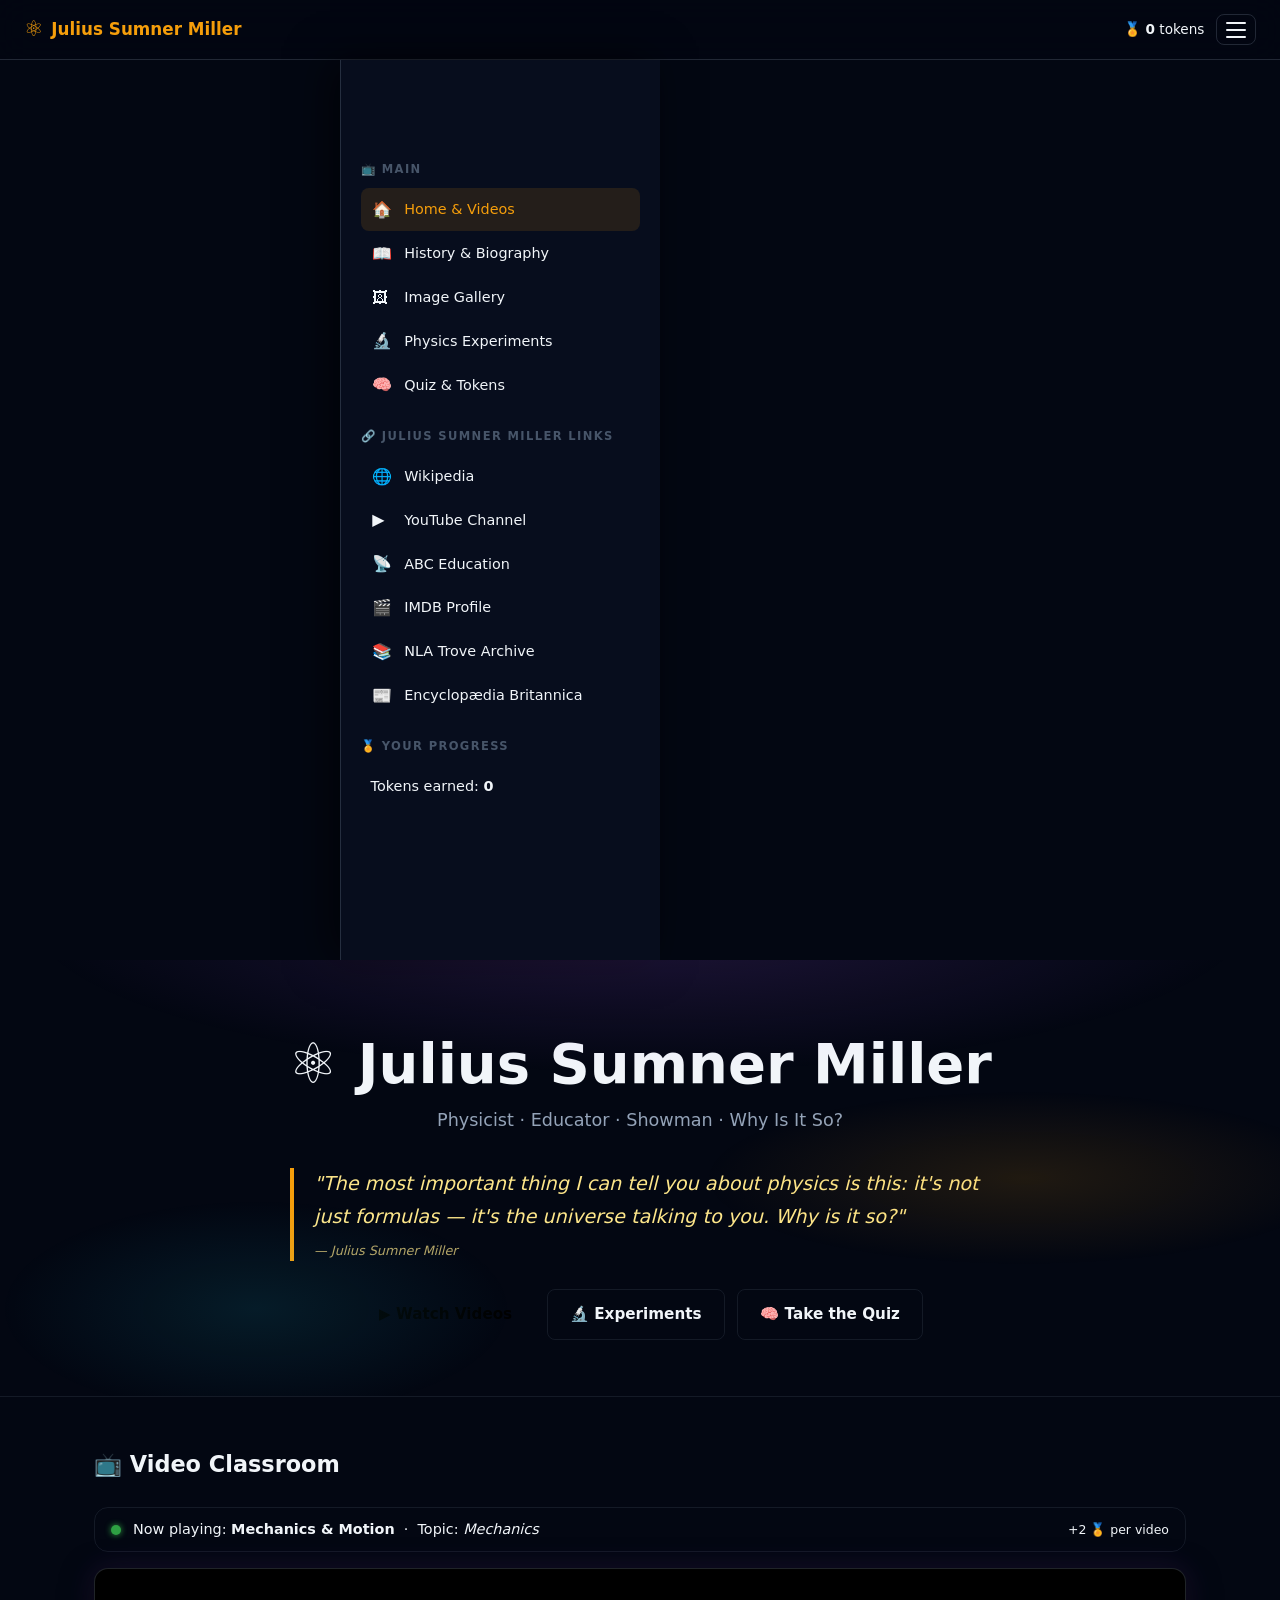
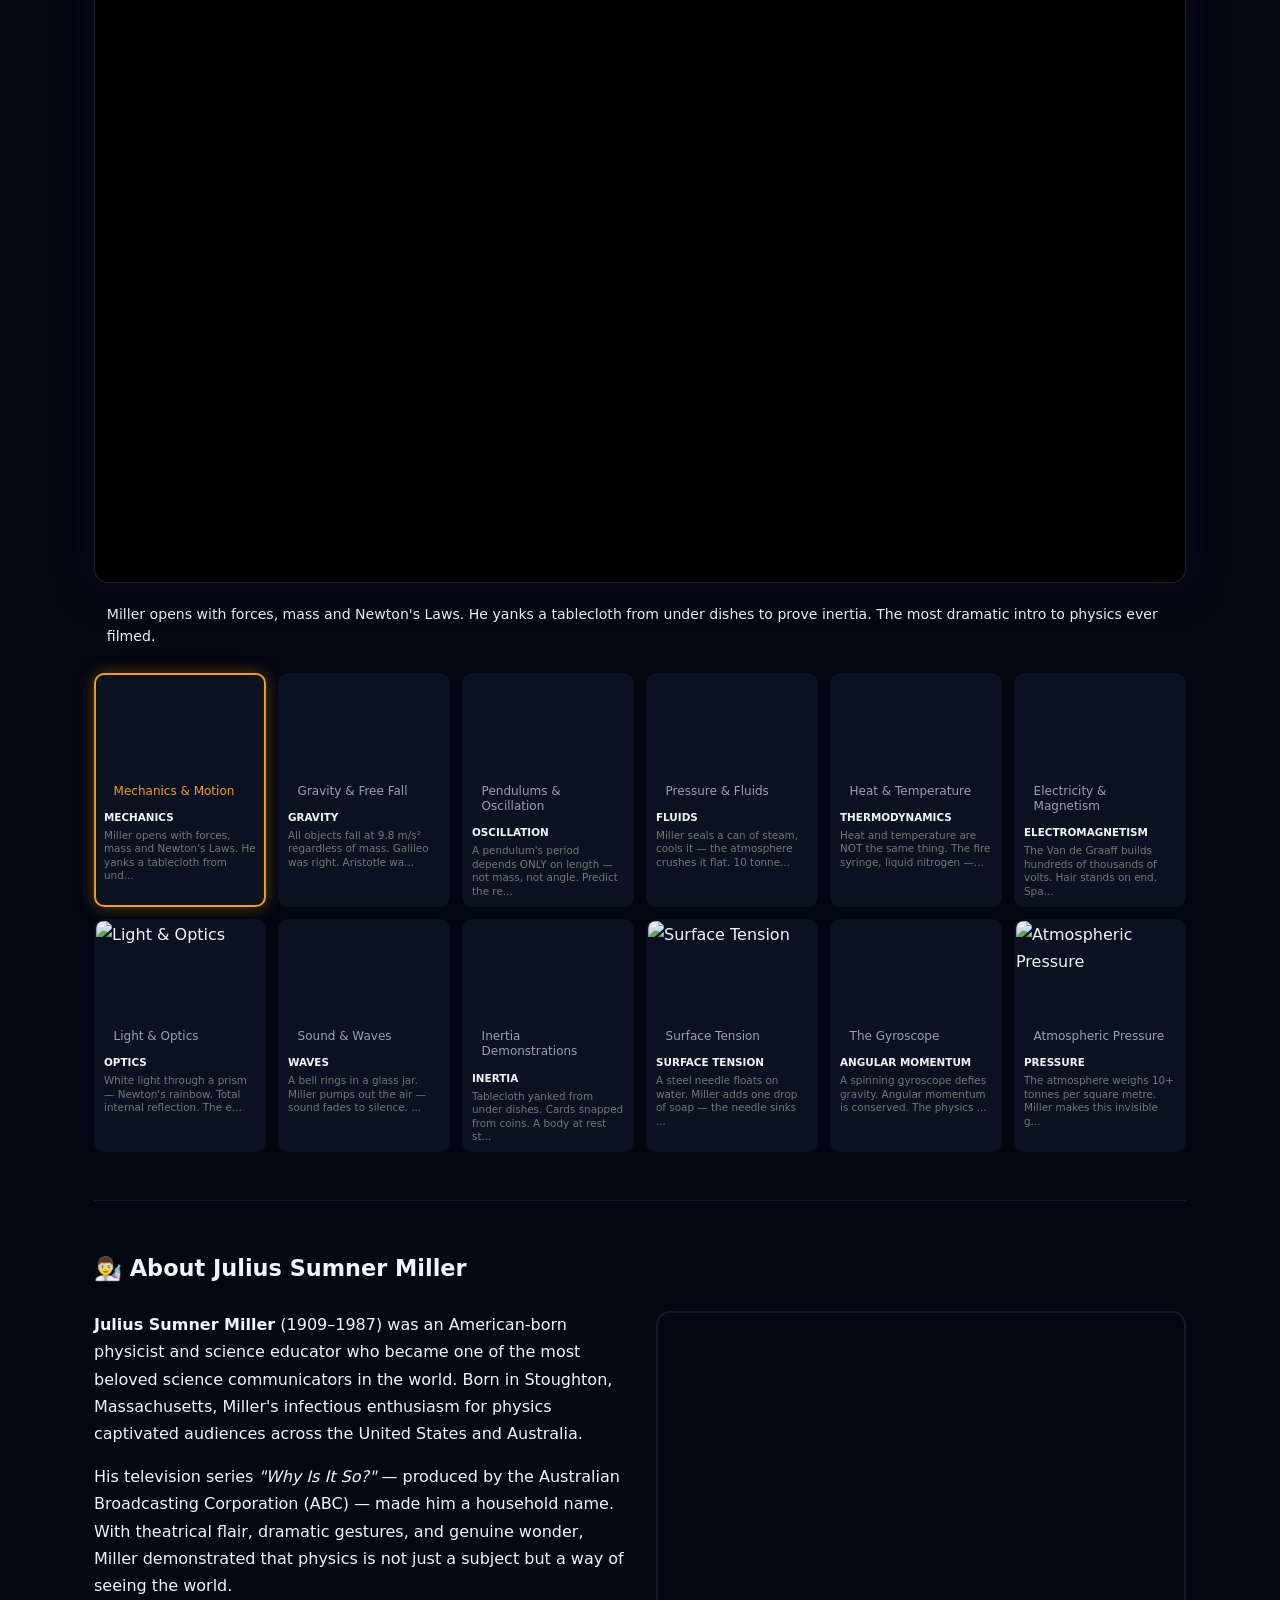
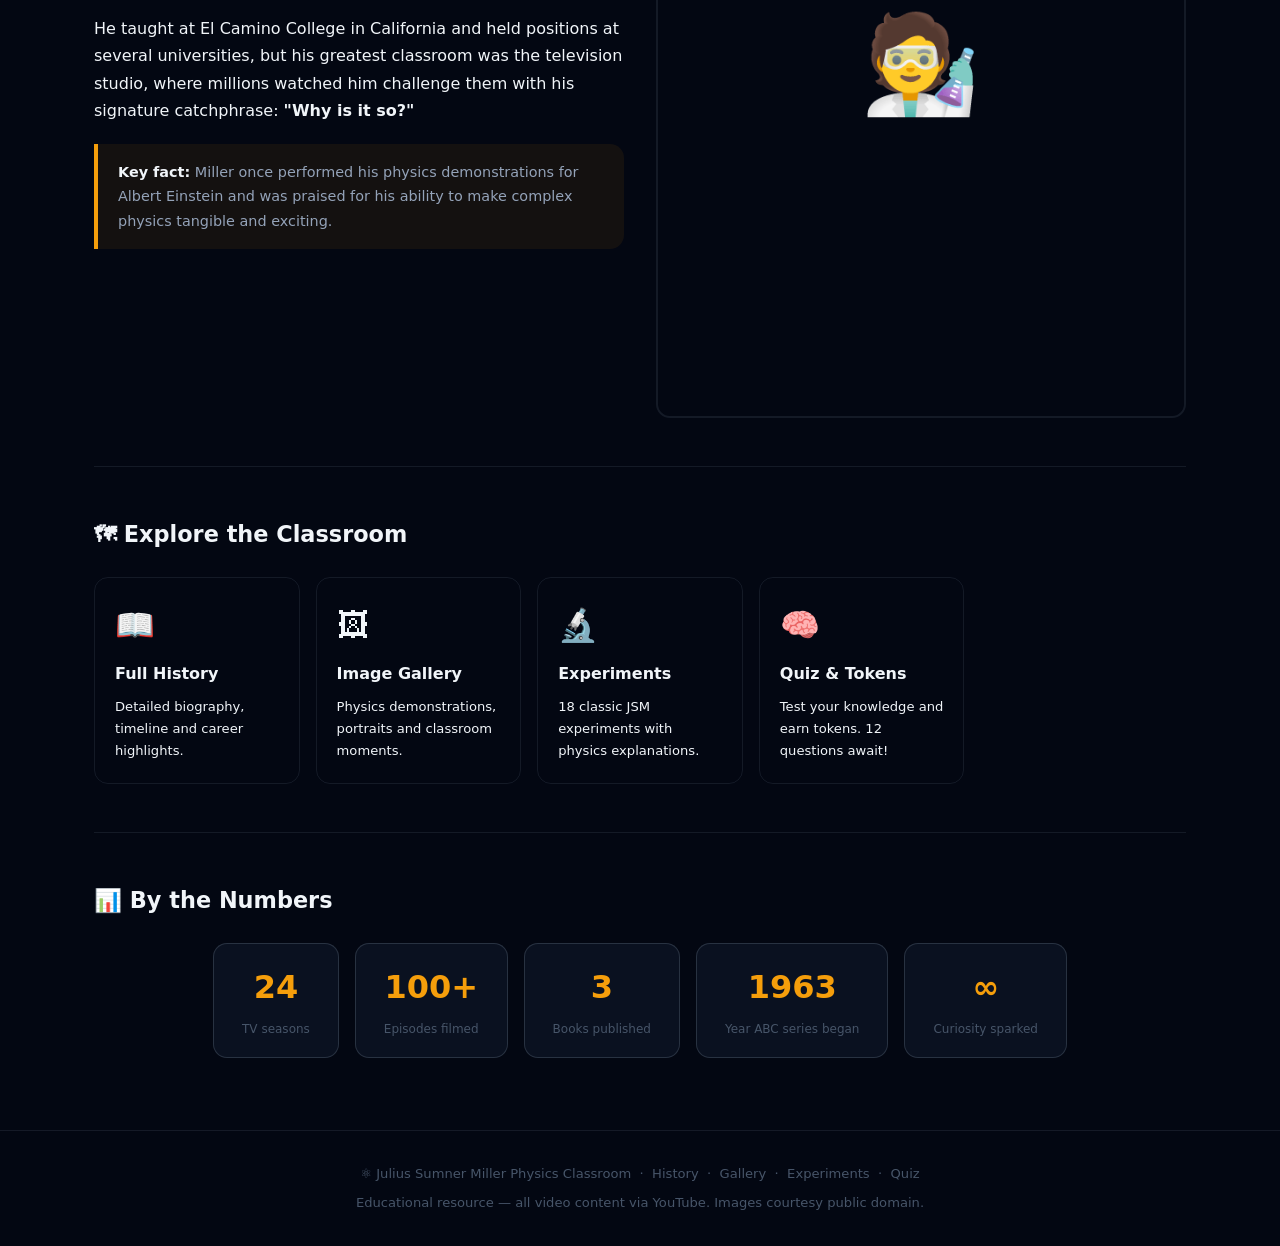
<file: index.html>
<!DOCTYPE html>
<html lang="en">
<head>
  <meta charset="UTF-8">
  <meta name="viewport" content="width=device-width, initial-scale=1.0">
  <title>Julius Sumner Miller — Physics Classroom</title>
  <meta name="description" content="Explore the world of physics with Julius Sumner Miller — videos, history, experiments, gallery and quizzes.">
  <link rel="stylesheet" href="css/style.css">
  <style>
    @keyframes fadeIn { from { opacity:0; transform:translateY(8px); } to { opacity:1; transform:none; } }
    .hero-actions { display:flex; gap:.75rem; justify-content:center; flex-wrap:wrap; margin-top:1.75rem; }
    .hero-actions a {
      display:inline-flex; align-items:center; gap:.45rem;
      background:var(--accent); color:#000; font-weight:700;
      padding:.7rem 1.4rem; border-radius:8px; font-size:.95rem;
      transition:background .2s,transform .2s;
    }
    .hero-actions a:hover { background:var(--accent-hover); transform:translateY(-2px); text-decoration:none; }
    .hero-actions a.secondary {
      background:var(--bg-card); color:var(--text-primary);
      border:1px solid var(--border);
    }
    .hero-actions a.secondary:hover { border-color:var(--accent); color:var(--accent); background:var(--accent-dim); }
    .now-playing {
      background:var(--bg-card); border:1px solid var(--border);
      border-radius:var(--radius); padding:.6rem 1rem;
      display:flex; align-items:center; gap:.75rem;
      margin-bottom:1rem; font-size:.9rem;
    }
    .now-playing .dot {
      width:10px; height:10px; border-radius:50%;
      background:#2ea043; box-shadow:0 0 6px #2ea043;
      animation:pulse 1.5s infinite;
      flex-shrink:0;
    }
    @keyframes pulse { 0%,100%{opacity:1;} 50%{opacity:.4;} }
    .about-split { display:grid; grid-template-columns:1fr 1fr; gap:2rem; align-items:start; }
    @media(max-width:680px){ .about-split { grid-template-columns:1fr; } }
    .about-img {
      border-radius:var(--radius); overflow:hidden;
      border:2px solid var(--border);
      aspect-ratio:3/4; background:var(--bg-card);
      display:flex; align-items:center; justify-content:center;
      font-size:6rem;
    }
    .quick-links { display:grid; grid-template-columns:repeat(auto-fill,minmax(200px,1fr)); gap:1rem; }
    .quick-link {
      background:var(--bg-card); border:1px solid var(--border);
      border-radius:var(--radius); padding:1.25rem;
      display:flex; flex-direction:column; align-items:flex-start; gap:.5rem;
      transition:border-color .2s, transform .2s;
      color:var(--text-primary);
    }
    .quick-link:hover { border-color:var(--accent); transform:translateY(-3px); text-decoration:none; }
    .quick-link .icon { font-size:2rem; }
    .quick-link h3 { font-size:1rem; color:var(--accent); }
    .quick-link p { font-size:.82rem; color:var(--text-secondary); margin:0; }
  </style>
</head>
<body>

<!-- ── Header ── -->
<header>
  <div class="brand">
    <span class="atom">⚛</span>
    Julius Sumner Miller
  </div>
  <div style="display:flex;align-items:center;gap:.75rem;">
    <span style="font-size:.85rem;color:var(--text-secondary);">🏅 <strong class="js-token-count">0</strong> tokens</span>
    <button class="hamburger" id="hamburger-btn" aria-label="Open menu">
      <span></span><span></span><span></span>
    </button>
  </div>
</header>

<!-- ── Navigation Overlay ── -->
<div class="nav-overlay" id="nav-overlay"></div>

<!-- ── Slide-out Nav ── -->
<nav class="nav-menu" id="nav-menu">
  <h3>📺 Main</h3>
  <ul>
    <li><a href="index.html"><span class="icon">🏠</span> Home &amp; Videos</a></li>
    <li><a href="history.html"><span class="icon">📖</span> History &amp; Biography</a></li>
    <li><a href="gallery.html"><span class="icon">🖼</span> Image Gallery</a></li>
    <li><a href="experiments.html"><span class="icon">🔬</span> Physics Experiments</a></li>
    <li><a href="quiz.html"><span class="icon">🧠</span> Quiz &amp; Tokens</a></li>
  </ul>
  <h3>🔗 Julius Sumner Miller Links</h3>
  <ul>
    <li><a href="https://en.wikipedia.org/wiki/Julius_Sumner_Miller" target="_blank" rel="noopener"><span class="icon">🌐</span> Wikipedia</a></li>
    <li><a href="https://www.youtube.com/results?search_query=Julius+Sumner+Miller" target="_blank" rel="noopener"><span class="icon">▶</span> YouTube Channel</a></li>
    <li><a href="https://www.abc.net.au/education/julius-sumner-miller/10043290" target="_blank" rel="noopener"><span class="icon">📡</span> ABC Education</a></li>
    <li><a href="https://www.imdb.com/name/nm0590244/" target="_blank" rel="noopener"><span class="icon">🎬</span> IMDB Profile</a></li>
    <li><a href="https://trove.nla.gov.au/search/category/books?keyword=julius+sumner+miller" target="_blank" rel="noopener"><span class="icon">📚</span> NLA Trove Archive</a></li>
    <li><a href="https://www.britannica.com/biography/Julius-Sumner-Miller" target="_blank" rel="noopener"><span class="icon">📰</span> Encyclopædia Britannica</a></li>
  </ul>
  <h3>🏅 Your Progress</h3>
  <ul>
    <li style="padding:.55rem .6rem;font-size:.9rem;color:var(--text-secondary);">
      Tokens earned: <strong class="js-token-count" style="color:var(--accent);">0</strong>
    </li>
  </ul>
</nav>

<!-- ── Hero ── -->
<section class="hero">
  <h1>⚛ Julius Sumner Miller</h1>
  <p class="tagline">Physicist · Educator · Showman · Why Is It So?</p>
  <blockquote class="quote">
    "The most important thing I can tell you about physics is this: it's not just formulas —
    it's the universe talking to you. <em>Why is it so?</em>"
    <br><small style="font-size:.8rem;opacity:.7;margin-top:.4rem;display:block;">— Julius Sumner Miller</small>
  </blockquote>
  <div class="hero-actions">
    <a href="#videos">▶ Watch Videos</a>
    <a href="experiments.html" class="secondary">🔬 Experiments</a>
    <a href="quiz.html" class="secondary">🧠 Take the Quiz</a>
  </div>
</section>

<!-- ── Main Content ── -->
<main class="container">

  <!-- Video Player -->
  <section class="section" id="videos">
    <h2 class="section-title">📺 Video Classroom</h2>
    <div class="now-playing">
      <span class="dot"></span>
      <span>Now playing: <strong id="video-title">Why Is It So? — Mechanics &amp; Motion</strong>
        &nbsp;·&nbsp; Topic: <em id="video-topic">Mechanics</em>
      </span>
      <span style="margin-left:auto;font-size:.78rem;color:var(--text-secondary);">+2 🏅 per video</span>
    </div>
    <div class="video-wrapper">
      <iframe id="main-player"
        src="https://archive.org/embed/JuliusSumnerMillerPhysicsLesson1"
        title="Julius Sumner Miller — Why Is It So?"
        allow="accelerometer; autoplay; clipboard-write; encrypted-media; gyroscope; picture-in-picture"
        allowfullscreen loading="lazy">
      </iframe>
    </div>
    <p id="video-desc" style="margin:.75rem 0 .5rem;font-size:.88rem;line-height:1.55;padding:.6rem .8rem;background:var(--bg-card);border-radius:8px;border-left:3px solid var(--accent);">Click any video below to see its description.</p><div class="playlist-grid" id="playlist-grid"></div>
  </section>

  <!-- About JSM -->
  <section class="section" id="about">
    <h2 class="section-title">👨‍🔬 About Julius Sumner Miller</h2>
    <div class="about-split">
      <div>
        <p style="margin-bottom:1rem;">
          <strong>Julius Sumner Miller</strong> (1909–1987) was an American-born physicist and science
          educator who became one of the most beloved science communicators in the world. Born in
          Stoughton, Massachusetts, Miller's infectious enthusiasm for physics captivated audiences
          across the United States and Australia.
        </p>
        <p style="margin-bottom:1rem;">
          His television series <em>"Why Is It So?"</em> — produced by the Australian Broadcasting
          Corporation (ABC) — made him a household name. With theatrical flair, dramatic gestures,
          and genuine wonder, Miller demonstrated that physics is not just a subject but a way of
          seeing the world.
        </p>
        <p>
          He taught at El Camino College in California and held positions at several universities,
          but his greatest classroom was the television studio, where millions watched him challenge
          them with his signature catchphrase: <strong>"Why is it so?"</strong>
        </p>
        <div class="callout" style="margin-top:1.25rem;">
          <strong>Key fact:</strong> Miller once performed his physics demonstrations for Albert Einstein
          and was praised for his ability to make complex physics tangible and exciting.
        </div>
      </div>
      <div class="about-img">🧑‍🔬</div>
    </div>
  </section>

  <!-- Quick navigation -->
  <section class="section" id="explore">
    <h2 class="section-title">🗺 Explore the Classroom</h2>
    <div class="quick-links">
      <a class="quick-link" href="history.html">
        <span class="icon">📖</span>
        <h3>Full History</h3>
        <p>Detailed biography, timeline and career highlights.</p>
      </a>
      <a class="quick-link" href="gallery.html">
        <span class="icon">🖼</span>
        <h3>Image Gallery</h3>
        <p>Physics demonstrations, portraits and classroom moments.</p>
      </a>
      <a class="quick-link" href="experiments.html">
        <span class="icon">🔬</span>
        <h3>Experiments</h3>
        <p>18 classic JSM experiments with physics explanations.</p>
      </a>
      <a class="quick-link" href="quiz.html">
        <span class="icon">🧠</span>
        <h3>Quiz &amp; Tokens</h3>
        <p>Test your knowledge and earn tokens. 12 questions await!</p>
      </a>
    </div>
  </section>

  <!-- Stats -->
  <section class="section">
    <h2 class="section-title">📊 By the Numbers</h2>
    <div class="stat-strip">
      <div class="stat-box"><span class="num">24</span><span class="lbl">TV seasons</span></div>
      <div class="stat-box"><span class="num">100+</span><span class="lbl">Episodes filmed</span></div>
      <div class="stat-box"><span class="num">3</span><span class="lbl">Books published</span></div>
      <div class="stat-box"><span class="num">1963</span><span class="lbl">Year ABC series began</span></div>
      <div class="stat-box"><span class="num">∞</span><span class="lbl">Curiosity sparked</span></div>
    </div>
  </section>

</main>

<!-- ── Footer ── -->
<footer>
  <p>⚛ Julius Sumner Miller Physics Classroom &nbsp;·&nbsp;
    <a href="history.html">History</a> &nbsp;·&nbsp;
    <a href="gallery.html">Gallery</a> &nbsp;·&nbsp;
    <a href="experiments.html">Experiments</a> &nbsp;·&nbsp;
    <a href="quiz.html">Quiz</a>
  </p>
  <p style="margin-top:.4rem;">Educational resource — all video content via YouTube. Images courtesy public domain.</p>
</footer>

<script src="js/main.js"></script>
</body>
</html>
</file>
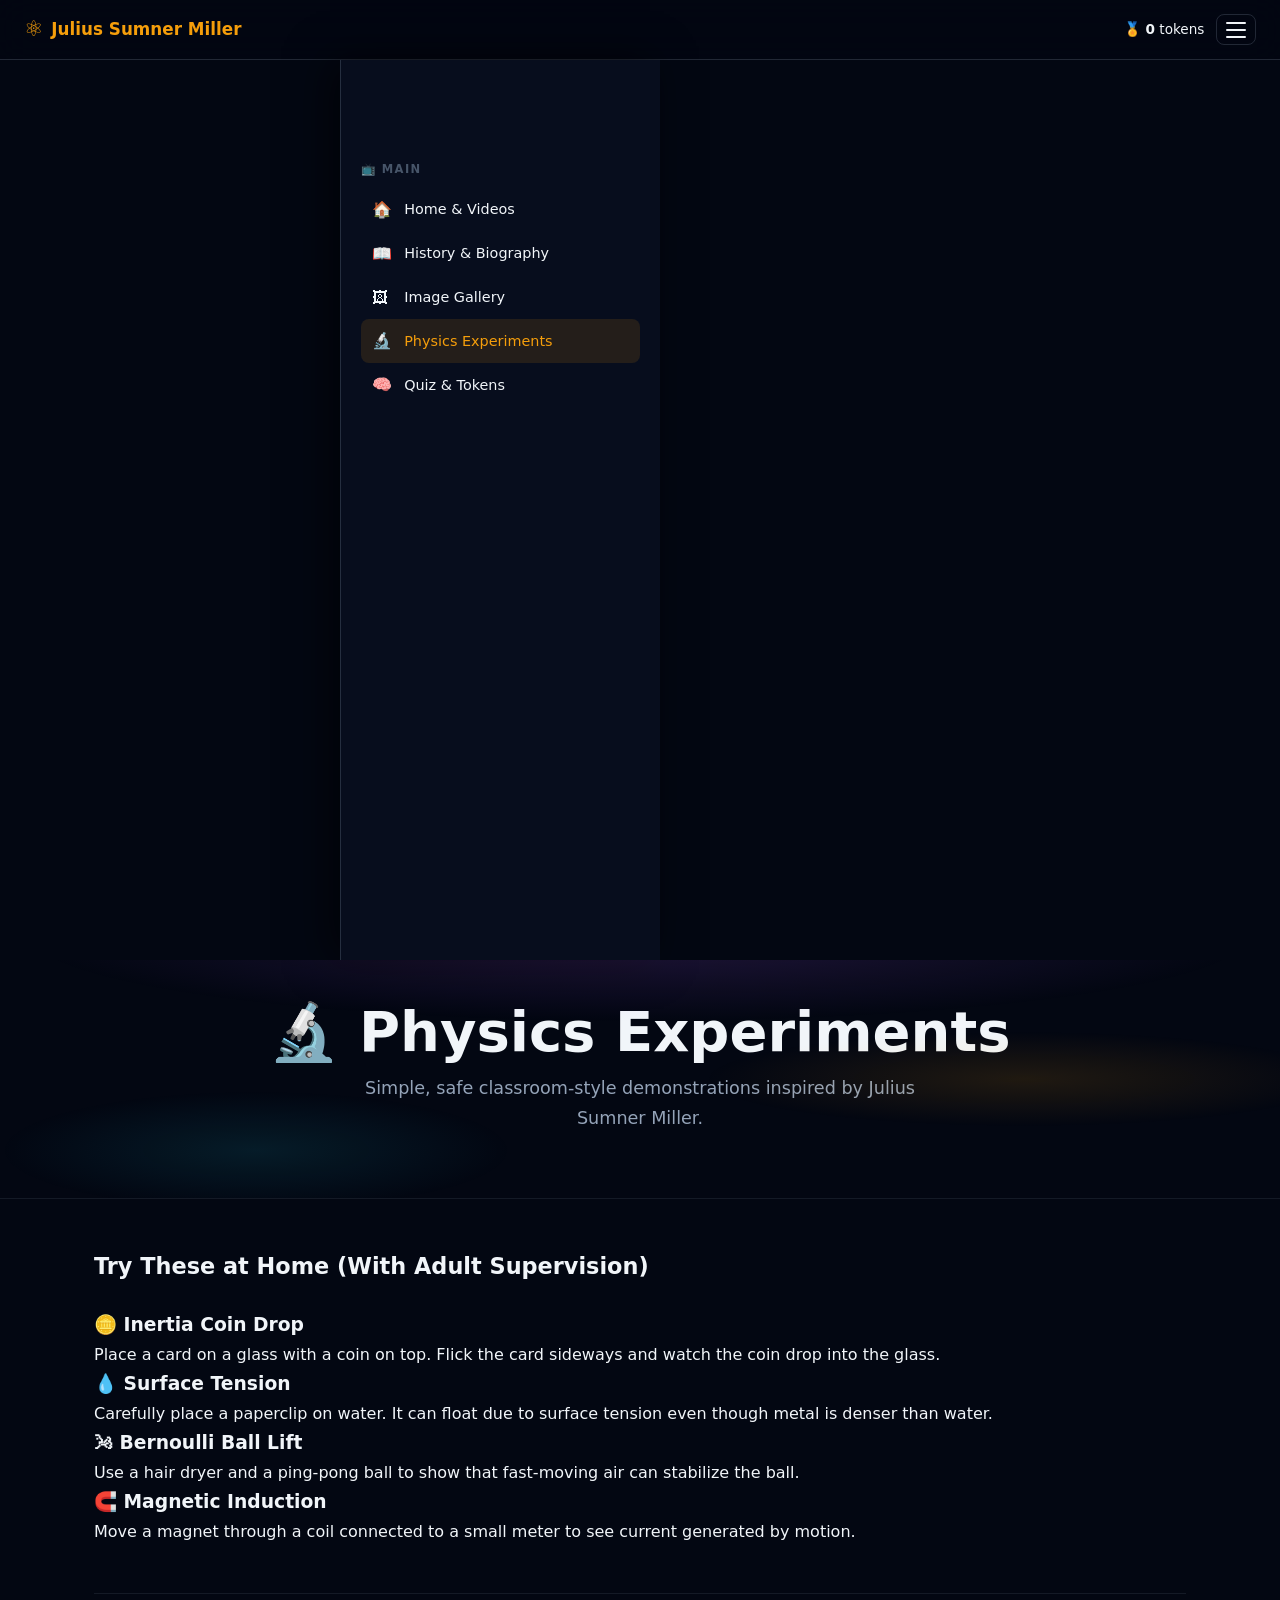
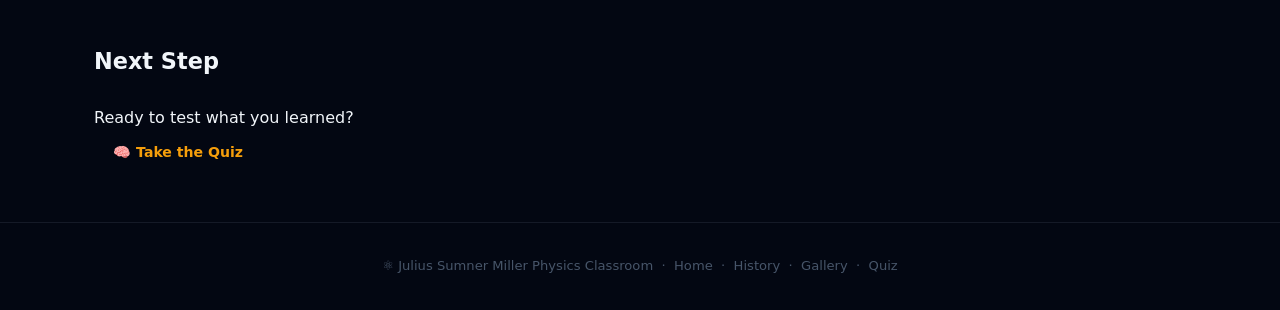
<file: experiments.html>
<!DOCTYPE html>
<html lang="en">
<head>
  <meta charset="UTF-8">
  <meta name="viewport" content="width=device-width, initial-scale=1.0">
  <title>Physics Experiments — Julius Sumner Miller Classroom</title>
  <meta name="description" content="Classic Julius Sumner Miller style physics experiments with simple explanations.">
  <link rel="stylesheet" href="css/style.css">
</head>
<body>
<header>
  <div class="brand"><span class="atom">⚛</span> Julius Sumner Miller</div>
  <div style="display:flex;align-items:center;gap:.75rem;">
    <span style="font-size:.85rem;color:var(--text-secondary);">🏅 <strong class="js-token-count">0</strong> tokens</span>
    <button class="hamburger" id="hamburger-btn" aria-label="Open menu"><span></span><span></span><span></span></button>
  </div>
</header>
<div class="nav-overlay" id="nav-overlay"></div>
<nav class="nav-menu" id="nav-menu">
  <h3>📺 Main</h3>
  <ul>
    <li><a href="index.html"><span class="icon">🏠</span> Home &amp; Videos</a></li>
    <li><a href="history.html"><span class="icon">📖</span> History &amp; Biography</a></li>
    <li><a href="gallery.html"><span class="icon">🖼</span> Image Gallery</a></li>
    <li><a href="experiments.html"><span class="icon">🔬</span> Physics Experiments</a></li>
    <li><a href="quiz.html"><span class="icon">🧠</span> Quiz &amp; Tokens</a></li>
  </ul>
</nav>

<section class="hero" style="padding:2.5rem 1.5rem 2rem;">
  <h1>🔬 Physics Experiments</h1>
  <p class="tagline">Simple, safe classroom-style demonstrations inspired by Julius Sumner Miller.</p>
</section>

<main class="container">
  <section class="section">
    <h2 class="section-title">Try These at Home (With Adult Supervision)</h2>
    <div class="quick-links">
      <article class="quick-link"><h3>🪙 Inertia Coin Drop</h3><p>Place a card on a glass with a coin on top. Flick the card sideways and watch the coin drop into the glass.</p></article>
      <article class="quick-link"><h3>💧 Surface Tension</h3><p>Carefully place a paperclip on water. It can float due to surface tension even though metal is denser than water.</p></article>
      <article class="quick-link"><h3>🌬 Bernoulli Ball Lift</h3><p>Use a hair dryer and a ping-pong ball to show that fast-moving air can stabilize the ball.</p></article>
      <article class="quick-link"><h3>🧲 Magnetic Induction</h3><p>Move a magnet through a coil connected to a small meter to see current generated by motion.</p></article>
    </div>
  </section>

  <section class="section">
    <h2 class="section-title">Next Step</h2>
    <p style="color:var(--text-secondary);">Ready to test what you learned?</p>
    <a href="quiz.html" class="btn">🧠 Take the Quiz</a>
  </section>
</main>

<footer>
  <p>⚛ Julius Sumner Miller Physics Classroom &nbsp;·&nbsp;
    <a href="index.html">Home</a> &nbsp;·&nbsp;
    <a href="history.html">History</a> &nbsp;·&nbsp;
    <a href="gallery.html">Gallery</a> &nbsp;·&nbsp;
    <a href="quiz.html">Quiz</a>
  </p>
</footer>

<script src="js/main.js"></script>
</body>
</html>
</file>
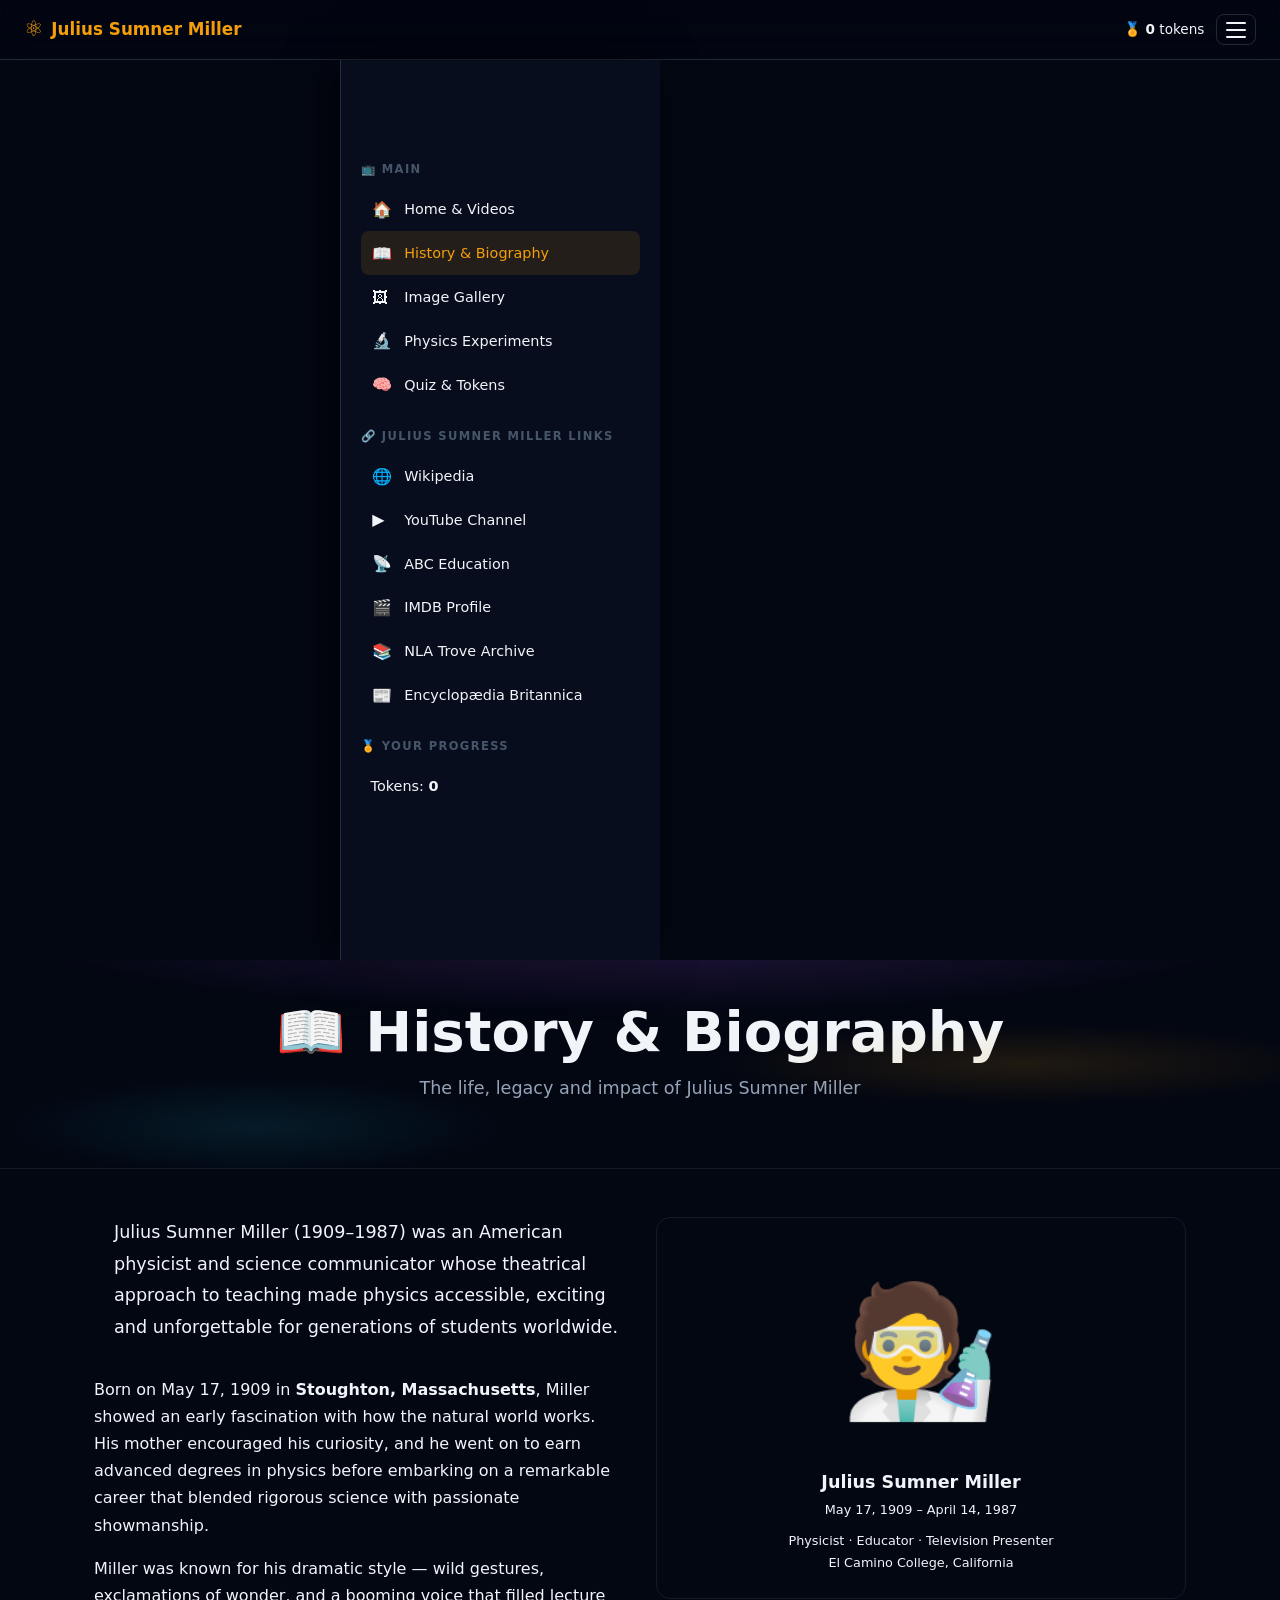
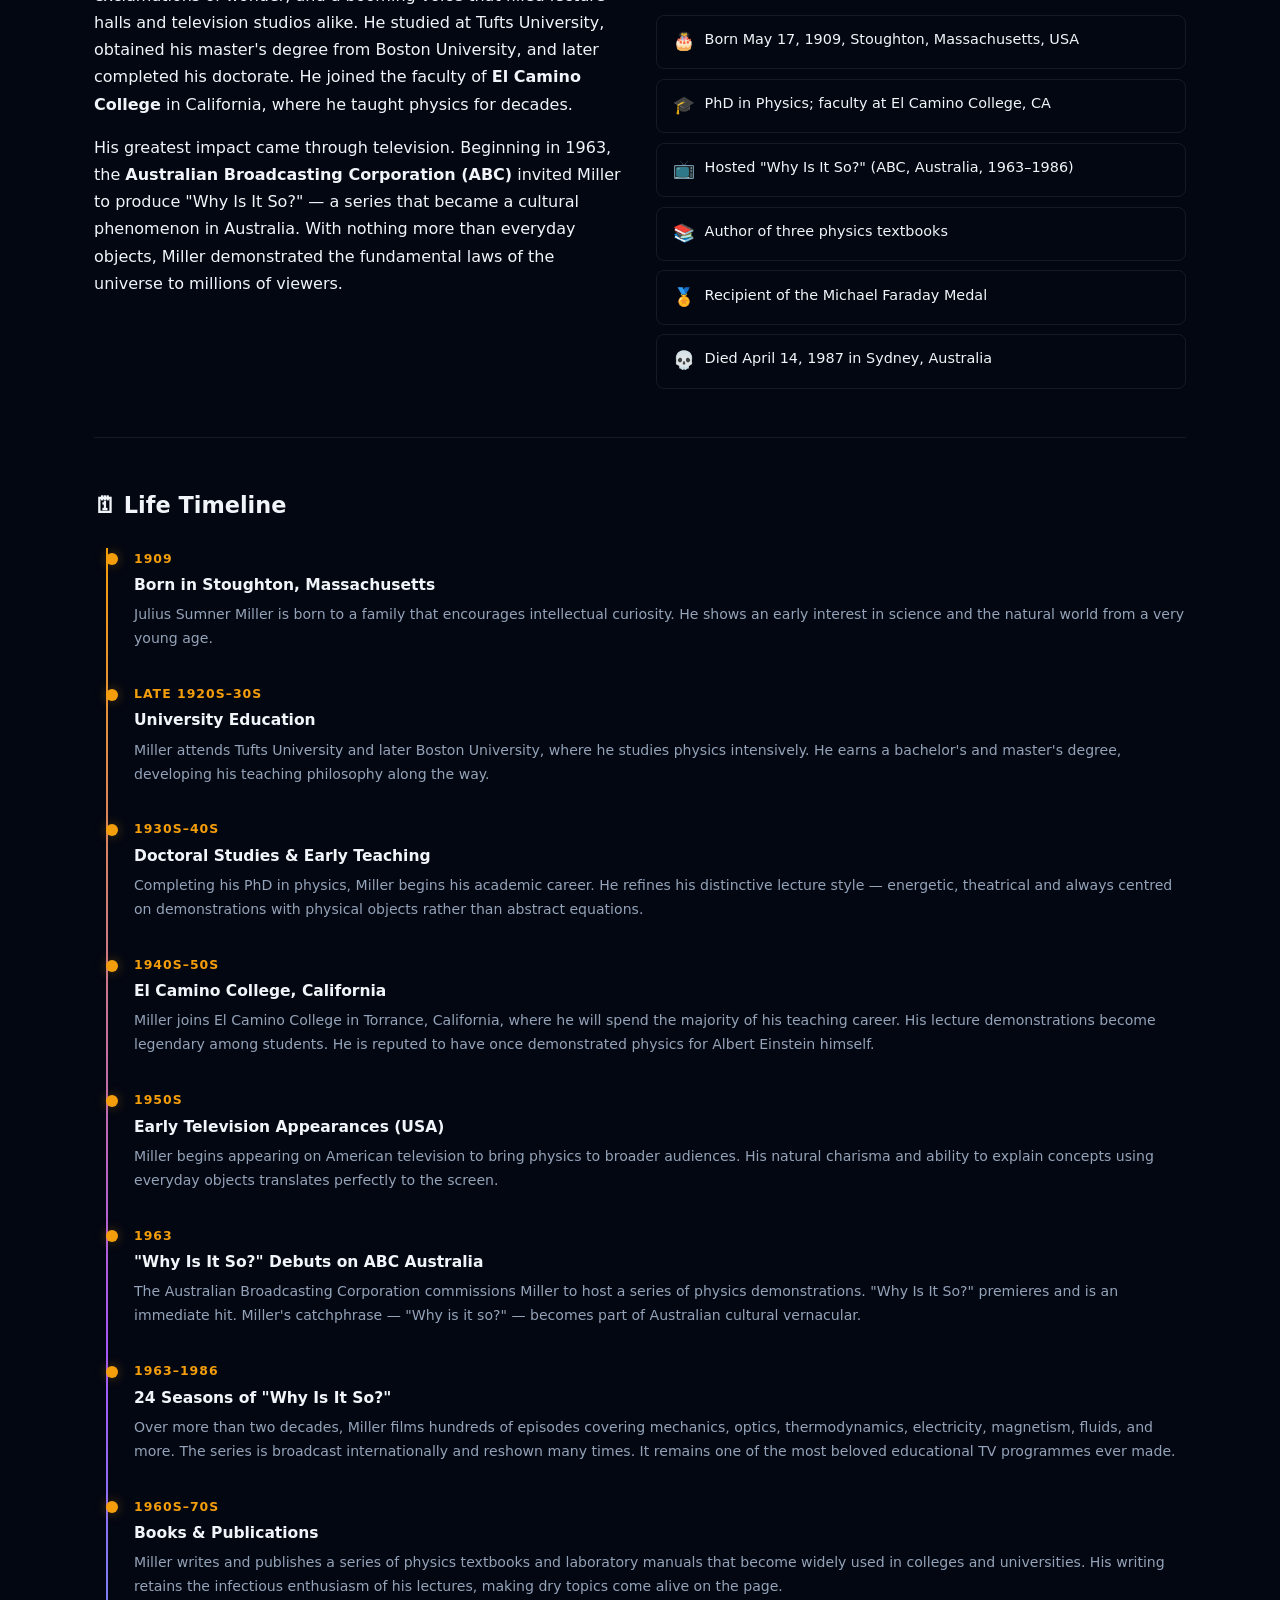
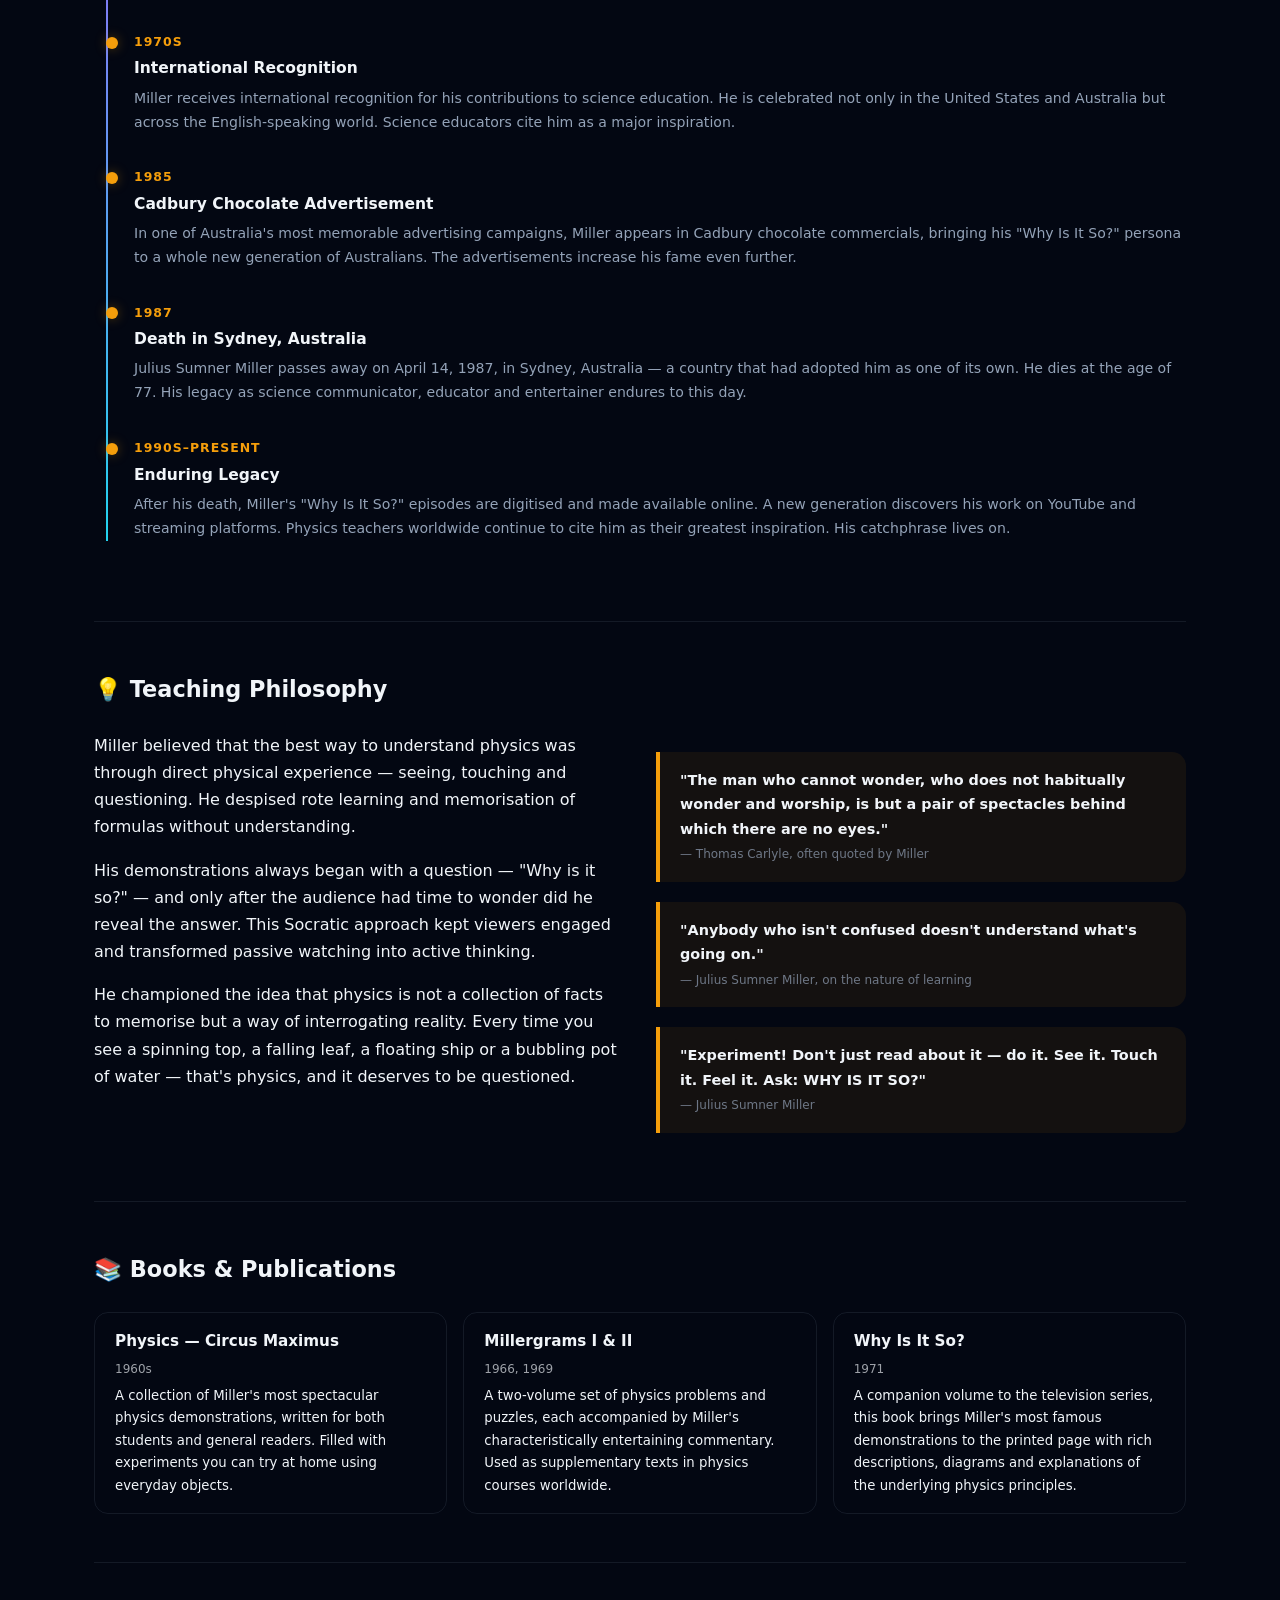
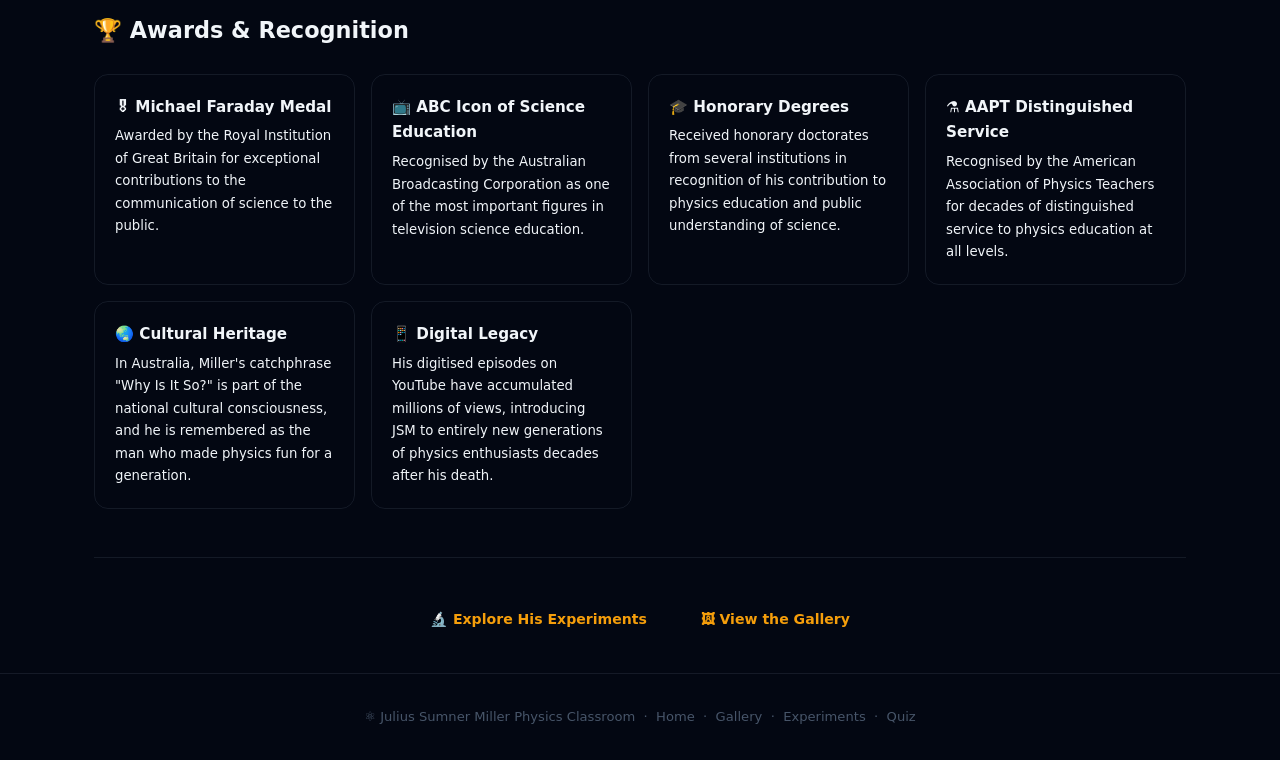
<file: history.html>
<!DOCTYPE html>
<html lang="en">
<head>
  <meta charset="UTF-8">
  <meta name="viewport" content="width=device-width, initial-scale=1.0">
  <title>History — Julius Sumner Miller Physics Classroom</title>
  <meta name="description" content="The life and legacy of Julius Sumner Miller — physicist, educator and television icon.">
  <link rel="stylesheet" href="css/style.css">
  <style>
    @keyframes fadeIn { from { opacity:0; transform:translateY(8px); } to { opacity:1; transform:none; } }
    .bio-lead {
      font-size:1.1rem; color:var(--text-secondary);
      border-left:4px solid var(--accent); padding-left:1.25rem;
      margin-bottom:2rem; line-height:1.8;
    }
    .two-col { display:grid; grid-template-columns:1fr 1fr; gap:2rem; }
    @media(max-width:680px){ .two-col { grid-template-columns:1fr; } }
    .portrait-box {
      background:var(--bg-card); border:1px solid var(--border);
      border-radius:var(--radius); padding:1.5rem; text-align:center;
    }
    .portrait-box .face { font-size:8rem; margin-bottom:.5rem; }
    .portrait-box .caption { font-size:.8rem; color:var(--text-secondary); }
    .fact-list { list-style:none; display:flex; flex-direction:column; gap:.6rem; }
    .fact-list li {
      background:var(--bg-card); border:1px solid var(--border);
      border-radius:8px; padding:.7rem 1rem; font-size:.9rem;
      display:flex; align-items:flex-start; gap:.6rem;
    }
    .fact-list li .icon { flex-shrink:0; font-size:1.1rem; }
    .awards-grid { display:grid; grid-template-columns:repeat(auto-fill,minmax(220px,1fr)); gap:1rem; }
    .award-card {
      background:var(--bg-card); border:1px solid var(--border);
      border-radius:var(--radius); padding:1.25rem;
    }
    .award-card h4 { color:var(--accent); font-size:.95rem; margin-bottom:.3rem; }
    .award-card p { font-size:.83rem; color:var(--text-secondary); }
    .book-shelf { display:flex; flex-wrap:wrap; gap:1rem; }
    .book {
      background:var(--bg-card); border:1px solid var(--border);
      border-radius:var(--radius); padding:1rem 1.25rem;
      flex:1; min-width:200px;
    }
    .book h4 { color:var(--accent); font-size:.95rem; }
    .book p { font-size:.83rem; color:var(--text-secondary); margin-top:.3rem; }
    .book .year { font-size:.75rem; opacity:.65; }
  </style>
</head>
<body>

<header>
  <div class="brand">
    <span class="atom">⚛</span> Julius Sumner Miller
  </div>
  <div style="display:flex;align-items:center;gap:.75rem;">
    <span style="font-size:.85rem;color:var(--text-secondary);">🏅 <strong class="js-token-count">0</strong> tokens</span>
    <button class="hamburger" id="hamburger-btn" aria-label="Open menu">
      <span></span><span></span><span></span>
    </button>
  </div>
</header>
<div class="nav-overlay" id="nav-overlay"></div>
<nav class="nav-menu" id="nav-menu">
  <h3>📺 Main</h3>
  <ul>
    <li><a href="index.html"><span class="icon">🏠</span> Home &amp; Videos</a></li>
    <li><a href="history.html"><span class="icon">📖</span> History &amp; Biography</a></li>
    <li><a href="gallery.html"><span class="icon">🖼</span> Image Gallery</a></li>
    <li><a href="experiments.html"><span class="icon">🔬</span> Physics Experiments</a></li>
    <li><a href="quiz.html"><span class="icon">🧠</span> Quiz &amp; Tokens</a></li>
  </ul>
  <h3>🔗 Julius Sumner Miller Links</h3>
  <ul>
    <li><a href="https://en.wikipedia.org/wiki/Julius_Sumner_Miller" target="_blank" rel="noopener"><span class="icon">🌐</span> Wikipedia</a></li>
    <li><a href="https://www.youtube.com/results?search_query=Julius+Sumner+Miller" target="_blank" rel="noopener"><span class="icon">▶</span> YouTube Channel</a></li>
    <li><a href="https://www.abc.net.au/education/julius-sumner-miller/10043290" target="_blank" rel="noopener"><span class="icon">📡</span> ABC Education</a></li>
    <li><a href="https://www.imdb.com/name/nm0590244/" target="_blank" rel="noopener"><span class="icon">🎬</span> IMDB Profile</a></li>
    <li><a href="https://trove.nla.gov.au/search/category/books?keyword=julius+sumner+miller" target="_blank" rel="noopener"><span class="icon">📚</span> NLA Trove Archive</a></li>
    <li><a href="https://www.britannica.com/biography/Julius-Sumner-Miller" target="_blank" rel="noopener"><span class="icon">📰</span> Encyclopædia Britannica</a></li>
  </ul>
  <h3>🏅 Your Progress</h3>
  <ul>
    <li style="padding:.55rem .6rem;font-size:.9rem;color:var(--text-secondary);">
      Tokens: <strong class="js-token-count" style="color:var(--accent);">0</strong>
    </li>
  </ul>
</nav>

<section class="hero" style="padding:2.5rem 1.5rem 2rem;">
  <h1>📖 History &amp; Biography</h1>
  <p class="tagline">The life, legacy and impact of Julius Sumner Miller</p>
</section>

<main class="container">

  <!-- Intro -->
  <section class="section">
    <div class="two-col">
      <div>
        <p class="bio-lead">
          Julius Sumner Miller (1909–1987) was an American physicist and science communicator
          whose theatrical approach to teaching made physics accessible, exciting and
          unforgettable for generations of students worldwide.
        </p>
        <p style="margin-bottom:1rem;color:var(--text-secondary);">
          Born on May 17, 1909 in <strong style="color:var(--text-primary);">Stoughton, Massachusetts</strong>,
          Miller showed an early fascination with how the natural world works. His mother encouraged his
          curiosity, and he went on to earn advanced degrees in physics before embarking on a remarkable
          career that blended rigorous science with passionate showmanship.
        </p>
        <p style="margin-bottom:1rem;color:var(--text-secondary);">
          Miller was known for his dramatic style — wild gestures, exclamations of wonder, and a booming
          voice that filled lecture halls and television studios alike. He studied at Tufts University,
          obtained his master's degree from Boston University, and later completed his doctorate.
          He joined the faculty of <strong style="color:var(--text-primary);">El Camino College</strong>
          in California, where he taught physics for decades.
        </p>
        <p style="color:var(--text-secondary);">
          His greatest impact came through television. Beginning in 1963, the
          <strong style="color:var(--text-primary);">Australian Broadcasting Corporation (ABC)</strong>
          invited Miller to produce "Why Is It So?" — a series that became a cultural phenomenon
          in Australia. With nothing more than everyday objects, Miller demonstrated the fundamental
          laws of the universe to millions of viewers.
        </p>
      </div>
      <div>
        <div class="portrait-box">
          <div class="face">🧑‍🔬</div>
          <p style="font-size:1.1rem;font-weight:700;margin:.25rem 0 .1rem;">Julius Sumner Miller</p>
          <p class="caption">May 17, 1909 – April 14, 1987</p>
          <p class="caption" style="margin-top:.6rem;">Physicist · Educator · Television Presenter</p>
          <p class="caption">El Camino College, California</p>
        </div>
        <ul class="fact-list" style="margin-top:1rem;">
          <li><span class="icon">🎂</span><span>Born May 17, 1909, Stoughton, Massachusetts, USA</span></li>
          <li><span class="icon">🎓</span><span>PhD in Physics; faculty at El Camino College, CA</span></li>
          <li><span class="icon">📺</span><span>Hosted "Why Is It So?" (ABC, Australia, 1963–1986)</span></li>
          <li><span class="icon">📚</span><span>Author of three physics textbooks</span></li>
          <li><span class="icon">🏅</span><span>Recipient of the Michael Faraday Medal</span></li>
          <li><span class="icon">💀</span><span>Died April 14, 1987 in Sydney, Australia</span></li>
        </ul>
      </div>
    </div>
  </section>

  <!-- Timeline -->
  <section class="section">
    <h2 class="section-title">🗓 Life Timeline</h2>
    <div class="timeline">
      <div class="timeline-item">
        <div class="timeline-year">1909</div>
        <div class="timeline-event">
          <h3>Born in Stoughton, Massachusetts</h3>
          <p>Julius Sumner Miller is born to a family that encourages intellectual curiosity. He shows an early interest in science and the natural world from a very young age.</p>
        </div>
      </div>
      <div class="timeline-item">
        <div class="timeline-year">Late 1920s–30s</div>
        <div class="timeline-event">
          <h3>University Education</h3>
          <p>Miller attends Tufts University and later Boston University, where he studies physics intensively. He earns a bachelor's and master's degree, developing his teaching philosophy along the way.</p>
        </div>
      </div>
      <div class="timeline-item">
        <div class="timeline-year">1930s–40s</div>
        <div class="timeline-event">
          <h3>Doctoral Studies &amp; Early Teaching</h3>
          <p>Completing his PhD in physics, Miller begins his academic career. He refines his distinctive lecture style — energetic, theatrical and always centred on demonstrations with physical objects rather than abstract equations.</p>
        </div>
      </div>
      <div class="timeline-item">
        <div class="timeline-year">1940s–50s</div>
        <div class="timeline-event">
          <h3>El Camino College, California</h3>
          <p>Miller joins El Camino College in Torrance, California, where he will spend the majority of his teaching career. His lecture demonstrations become legendary among students. He is reputed to have once demonstrated physics for Albert Einstein himself.</p>
        </div>
      </div>
      <div class="timeline-item">
        <div class="timeline-year">1950s</div>
        <div class="timeline-event">
          <h3>Early Television Appearances (USA)</h3>
          <p>Miller begins appearing on American television to bring physics to broader audiences. His natural charisma and ability to explain concepts using everyday objects translates perfectly to the screen.</p>
        </div>
      </div>
      <div class="timeline-item">
        <div class="timeline-year">1963</div>
        <div class="timeline-event">
          <h3>"Why Is It So?" Debuts on ABC Australia</h3>
          <p>The Australian Broadcasting Corporation commissions Miller to host a series of physics demonstrations. "Why Is It So?" premieres and is an immediate hit. Miller's catchphrase — "Why is it so?" — becomes part of Australian cultural vernacular.</p>
        </div>
      </div>
      <div class="timeline-item">
        <div class="timeline-year">1963–1986</div>
        <div class="timeline-event">
          <h3>24 Seasons of "Why Is It So?"</h3>
          <p>Over more than two decades, Miller films hundreds of episodes covering mechanics, optics, thermodynamics, electricity, magnetism, fluids, and more. The series is broadcast internationally and reshown many times. It remains one of the most beloved educational TV programmes ever made.</p>
        </div>
      </div>
      <div class="timeline-item">
        <div class="timeline-year">1960s–70s</div>
        <div class="timeline-event">
          <h3>Books &amp; Publications</h3>
          <p>Miller writes and publishes a series of physics textbooks and laboratory manuals that become widely used in colleges and universities. His writing retains the infectious enthusiasm of his lectures, making dry topics come alive on the page.</p>
        </div>
      </div>
      <div class="timeline-item">
        <div class="timeline-year">1970s</div>
        <div class="timeline-event">
          <h3>International Recognition</h3>
          <p>Miller receives international recognition for his contributions to science education. He is celebrated not only in the United States and Australia but across the English-speaking world. Science educators cite him as a major inspiration.</p>
        </div>
      </div>
      <div class="timeline-item">
        <div class="timeline-year">1985</div>
        <div class="timeline-event">
          <h3>Cadbury Chocolate Advertisement</h3>
          <p>In one of Australia's most memorable advertising campaigns, Miller appears in Cadbury chocolate commercials, bringing his "Why Is It So?" persona to a whole new generation of Australians. The advertisements increase his fame even further.</p>
        </div>
      </div>
      <div class="timeline-item">
        <div class="timeline-year">1987</div>
        <div class="timeline-event">
          <h3>Death in Sydney, Australia</h3>
          <p>Julius Sumner Miller passes away on April 14, 1987, in Sydney, Australia — a country that had adopted him as one of its own. He dies at the age of 77. His legacy as science communicator, educator and entertainer endures to this day.</p>
        </div>
      </div>
      <div class="timeline-item">
        <div class="timeline-year">1990s–Present</div>
        <div class="timeline-event">
          <h3>Enduring Legacy</h3>
          <p>After his death, Miller's "Why Is It So?" episodes are digitised and made available online. A new generation discovers his work on YouTube and streaming platforms. Physics teachers worldwide continue to cite him as their greatest inspiration. His catchphrase lives on.</p>
        </div>
      </div>
    </div>
  </section>

  <!-- Teaching philosophy -->
  <section class="section">
    <h2 class="section-title">💡 Teaching Philosophy</h2>
    <div class="two-col">
      <div>
        <p style="margin-bottom:1rem;color:var(--text-secondary);">
          Miller believed that the best way to understand physics was through direct physical experience —
          seeing, touching and questioning. He despised rote learning and memorisation of formulas
          without understanding.
        </p>
        <p style="margin-bottom:1rem;color:var(--text-secondary);">
          His demonstrations always began with a question — "Why is it so?" — and only after the
          audience had time to wonder did he reveal the answer. This Socratic approach kept viewers
          engaged and transformed passive watching into active thinking.
        </p>
        <p style="color:var(--text-secondary);">
          He championed the idea that physics is not a collection of facts to memorise but a way of
          interrogating reality. Every time you see a spinning top, a falling leaf, a floating ship or
          a bubbling pot of water — that's physics, and it deserves to be questioned.
        </p>
      </div>
      <div>
        <div class="callout">
          <strong>"The man who cannot wonder, who does not habitually wonder and worship, is but a pair of spectacles behind which there are no eyes."</strong>
          <br><small style="opacity:.7;">— Thomas Carlyle, often quoted by Miller</small>
        </div>
        <div class="callout" style="margin-top:1rem;">
          <strong>"Anybody who isn't confused doesn't understand what's going on."</strong>
          <br><small style="opacity:.7;">— Julius Sumner Miller, on the nature of learning</small>
        </div>
        <div class="callout" style="margin-top:1rem;">
          <strong>"Experiment! Don't just read about it — do it. See it. Touch it. Feel it. Ask: WHY IS IT SO?"</strong>
          <br><small style="opacity:.7;">— Julius Sumner Miller</small>
        </div>
      </div>
    </div>
  </section>

  <!-- Books -->
  <section class="section">
    <h2 class="section-title">📚 Books &amp; Publications</h2>
    <div class="book-shelf">
      <div class="book">
        <h4>Physics — Circus Maximus</h4>
        <p class="year">1960s</p>
        <p>A collection of Miller's most spectacular physics demonstrations, written for both students and general readers. Filled with experiments you can try at home using everyday objects.</p>
      </div>
      <div class="book">
        <h4>Millergrams I &amp; II</h4>
        <p class="year">1966, 1969</p>
        <p>A two-volume set of physics problems and puzzles, each accompanied by Miller's characteristically entertaining commentary. Used as supplementary texts in physics courses worldwide.</p>
      </div>
      <div class="book">
        <h4>Why Is It So?</h4>
        <p class="year">1971</p>
        <p>A companion volume to the television series, this book brings Miller's most famous demonstrations to the printed page with rich descriptions, diagrams and explanations of the underlying physics principles.</p>
      </div>
    </div>
  </section>

  <!-- Legacy -->
  <section class="section">
    <h2 class="section-title">🏆 Awards &amp; Recognition</h2>
    <div class="awards-grid">
      <div class="award-card">
        <h4>🎖 Michael Faraday Medal</h4>
        <p>Awarded by the Royal Institution of Great Britain for exceptional contributions to the communication of science to the public.</p>
      </div>
      <div class="award-card">
        <h4>📺 ABC Icon of Science Education</h4>
        <p>Recognised by the Australian Broadcasting Corporation as one of the most important figures in television science education.</p>
      </div>
      <div class="award-card">
        <h4>🎓 Honorary Degrees</h4>
        <p>Received honorary doctorates from several institutions in recognition of his contribution to physics education and public understanding of science.</p>
      </div>
      <div class="award-card">
        <h4>⚗ AAPT Distinguished Service</h4>
        <p>Recognised by the American Association of Physics Teachers for decades of distinguished service to physics education at all levels.</p>
      </div>
      <div class="award-card">
        <h4>🌏 Cultural Heritage</h4>
        <p>In Australia, Miller's catchphrase "Why Is It So?" is part of the national cultural consciousness, and he is remembered as the man who made physics fun for a generation.</p>
      </div>
      <div class="award-card">
        <h4>📱 Digital Legacy</h4>
        <p>His digitised episodes on YouTube have accumulated millions of views, introducing JSM to entirely new generations of physics enthusiasts decades after his death.</p>
      </div>
    </div>
  </section>

  <div class="text-center" style="padding:2rem 0;">
    <a href="experiments.html" class="btn">🔬 Explore His Experiments</a>
    &nbsp;
    <a href="gallery.html" class="btn secondary" style="margin-top:.5rem;">🖼 View the Gallery</a>
  </div>

</main>

<footer>
  <p>⚛ Julius Sumner Miller Physics Classroom &nbsp;·&nbsp;
    <a href="index.html">Home</a> &nbsp;·&nbsp;
    <a href="gallery.html">Gallery</a> &nbsp;·&nbsp;
    <a href="experiments.html">Experiments</a> &nbsp;·&nbsp;
    <a href="quiz.html">Quiz</a>
  </p>
</footer>

<script src="js/main.js"></script>
</body>
</html>
</file>
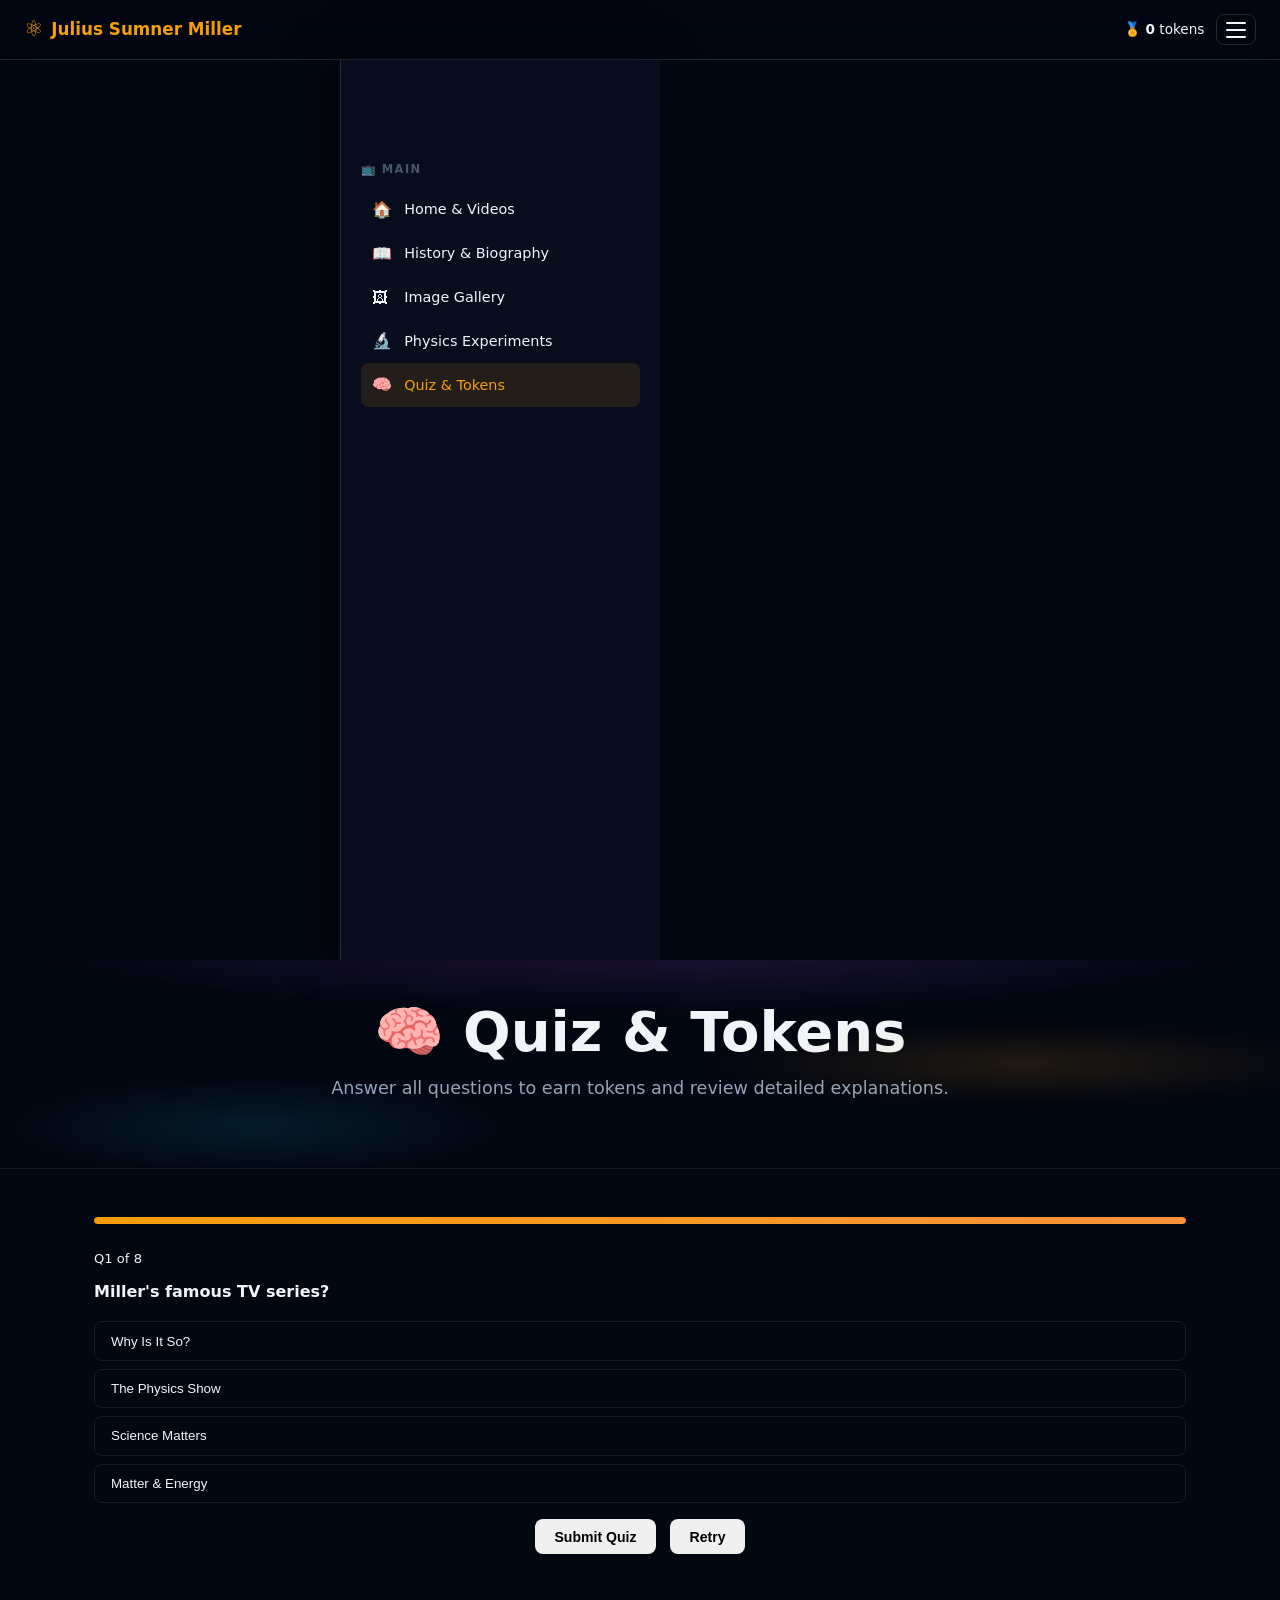
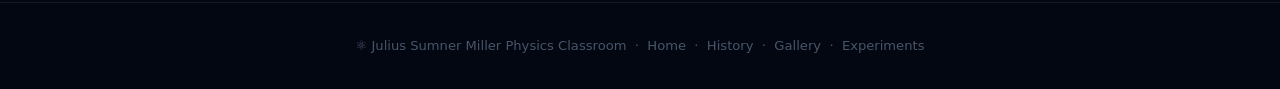
<file: quiz.html>
<!DOCTYPE html>
<html lang="en">
<head>
  <meta charset="UTF-8">
  <meta name="viewport" content="width=device-width, initial-scale=1.0">
  <title>Quiz & Tokens — Julius Sumner Miller Classroom</title>
  <meta name="description" content="Physics quiz inspired by Julius Sumner Miller with token rewards.">
  <link rel="stylesheet" href="css/style.css">
</head>
<body>
<header>
  <div class="brand"><span class="atom">⚛</span> Julius Sumner Miller</div>
  <div style="display:flex;align-items:center;gap:.75rem;">
    <span style="font-size:.85rem;color:var(--text-secondary);">🏅 <strong class="js-token-count">0</strong> tokens</span>
    <button class="hamburger" id="hamburger-btn" aria-label="Open menu"><span></span><span></span><span></span></button>
  </div>
</header>
<div class="nav-overlay" id="nav-overlay"></div>
<nav class="nav-menu" id="nav-menu">
  <h3>📺 Main</h3>
  <ul>
    <li><a href="index.html"><span class="icon">🏠</span> Home &amp; Videos</a></li>
    <li><a href="history.html"><span class="icon">📖</span> History &amp; Biography</a></li>
    <li><a href="gallery.html"><span class="icon">🖼</span> Image Gallery</a></li>
    <li><a href="experiments.html"><span class="icon">🔬</span> Physics Experiments</a></li>
    <li><a href="quiz.html"><span class="icon">🧠</span> Quiz &amp; Tokens</a></li>
  </ul>
</nav>

<section class="hero" style="padding:2.5rem 1.5rem 2rem;">
  <h1>🧠 Quiz &amp; Tokens</h1>
  <p class="tagline">Answer all questions to earn tokens and review detailed explanations.</p>
</section>

<main class="container">
  <section class="section">
    <div class="progress-bar"><div id="quiz-progress" class="progress-fill"></div></div>
    <div id="quiz-container"></div>
    <div class="text-center" style="margin-top:1rem;">
      <button class="btn" id="quiz-submit">Submit Quiz</button>
      <button class="btn" id="quiz-retry" style="margin-left:.6rem;">Retry</button>
    </div>
    <div id="score-screen" class="score-screen" style="margin-top:1.25rem;">
      <h3 style="margin-bottom:.5rem;">Results</h3>
      <p>Score: <strong id="score-num">0</strong>/<strong id="score-total">0</strong></p>
      <p>Tokens earned this attempt: <strong id="tokens-earned">0</strong></p>
      <p id="score-msg"></p>
    </div>
  </section>
</main>

<footer>
  <p>⚛ Julius Sumner Miller Physics Classroom &nbsp;·&nbsp;
    <a href="index.html">Home</a> &nbsp;·&nbsp;
    <a href="history.html">History</a> &nbsp;·&nbsp;
    <a href="gallery.html">Gallery</a> &nbsp;·&nbsp;
    <a href="experiments.html">Experiments</a>
  </p>
</footer>

<script src="js/main.js"></script>
</body>
</html>
</file>
<file: css/style.css>
/* ============================================================
   Julius Sumner Miller — Physics Classroom · Colorful Edition
   ============================================================ */
*,*::before,*::after{box-sizing:border-box;margin:0;padding:0}
:root{
  /* ── Backgrounds ── */
  --bg:          #030712;
  --bg2:         #0a0f1e;
  --glass:       rgba(14,22,38,0.75);
  --glass2:      rgba(30,41,59,0.6);

  /* ── Accent palette ── */
  --gold:        #f59e0b;
  --gold-lt:     #fde68a;
  --gold-glow:   rgba(245,158,11,.35);

  --purple:      #a855f7;
  --purple-lt:   #d8b4fe;
  --purple-glow: rgba(168,85,247,.35);

  --cyan:        #22d3ee;
  --cyan-lt:     #a5f3fc;
  --cyan-glow:   rgba(34,211,238,.3);

  --green:       #4ade80;
  --green-glow:  rgba(74,222,128,.3);

  --pink:        #f472b6;
  --pink-glow:   rgba(244,114,182,.3);

  --orange:      #fb923c;
  --red:         #f87171;
  --blue:        #60a5fa;

  /* ── Category colors ── */
  --cat-mechanics: var(--gold);
  --cat-waves:     var(--purple);
  --cat-thermal:   var(--red);
  --cat-electro:   var(--blue);
  --cat-optics:    var(--green);
  --cat-fluids:    var(--cyan);
  --cat-modern:    var(--pink);

  /* ── Text ── */
  --tx:     #f1f5f9;
  --tx2:    #94a3b8;
  --tx3:    #475569;

  /* ── Borders ── */
  --border: rgba(148,163,184,.12);
  --border2: rgba(148,163,184,.22);

  /* ── Misc ── */
  --radius: 14px;
  --shadow: 0 8px 32px rgba(0,0,0,.6);
  --t: .22s ease;
}

html{scroll-behavior:smooth}
body{
  font-family:'Segoe UI',system-ui,-apple-system,sans-serif;
  background:var(--bg);
  color:var(--tx);
  line-height:1.7;
  min-height:100vh;
  overflow-x:hidden;
}
a{color:var(--gold);text-decoration:none}
a:hover{color:var(--gold-lt);text-decoration:underline}
img{max-width:100%;display:block}
strong{color:var(--tx)}

/* ── Star canvas background ── */
#stars-canvas{
  position:fixed;inset:0;z-index:0;pointer-events:none;
  opacity:.55;
}
body > *:not(#stars-canvas){position:relative;z-index:1}

/* ── Gradient text ── */
.gradient-text{
  background:linear-gradient(135deg,var(--gold) 0%,var(--orange) 40%,var(--pink) 100%);
  -webkit-background-clip:text;-webkit-text-fill-color:transparent;
  background-clip:text;
}
.gradient-text-blue{
  background:linear-gradient(135deg,var(--cyan) 0%,var(--blue) 50%,var(--purple) 100%);
  -webkit-background-clip:text;-webkit-text-fill-color:transparent;
  background-clip:text;
}

/* ── Glow utilities ── */
.glow-gold{box-shadow:0 0 20px var(--gold-glow),0 0 40px rgba(245,158,11,.1)}
.glow-purple{box-shadow:0 0 20px var(--purple-glow)}
.glow-cyan{box-shadow:0 0 20px var(--cyan-glow)}
.glow-green{box-shadow:0 0 20px var(--green-glow)}

/* ── Glass card ── */
.glass-card{
  background:var(--glass);
  border:1px solid var(--border2);
  border-radius:var(--radius);
  backdrop-filter:blur(12px);
  -webkit-backdrop-filter:blur(12px);
  transition:transform var(--t),border-color var(--t),box-shadow var(--t);
}
.glass-card:hover{
  transform:translateY(-4px);
  border-color:rgba(245,158,11,.4);
  box-shadow:0 12px 40px rgba(0,0,0,.5),0 0 20px var(--gold-glow);
}

/* ══════════════════════════════════════
   HEADER
══════════════════════════════════════ */
header{
  position:sticky;top:0;z-index:1000;
  background:rgba(3,7,18,.85);
  backdrop-filter:blur(16px);-webkit-backdrop-filter:blur(16px);
  border-bottom:1px solid var(--border2);
  padding:.7rem 1.5rem;
  display:flex;align-items:center;justify-content:space-between;gap:1rem;
}
.brand{
  display:flex;align-items:center;gap:.5rem;
  font-size:1.05rem;font-weight:800;
  color:var(--gold);white-space:nowrap;
}
.brand .atom{font-size:1.35rem;animation:spin 12s linear infinite}
@keyframes spin{to{transform:rotate(360deg)}}

/* Token display in header */
.hdr-tokens{
  display:flex;align-items:center;gap:.4rem;
  background:rgba(245,158,11,.12);
  border:1px solid rgba(245,158,11,.3);
  border-radius:20px;padding:.25rem .75rem;
  font-size:.82rem;font-weight:700;color:var(--gold);
  cursor:pointer;transition:all var(--t);
}
.hdr-tokens:hover{background:rgba(245,158,11,.22);border-color:var(--gold)}
.hdr-tokens .coin{font-size:1rem;animation:coinPulse 2s ease-in-out infinite}
@keyframes coinPulse{0%,100%{transform:scale(1)}50%{transform:scale(1.2)}}

/* Hamburger */
.hamburger{
  background:none;border:1.5px solid var(--border2);border-radius:8px;
  padding:.38rem .55rem;cursor:pointer;
  display:flex;flex-direction:column;gap:5px;transition:border-color var(--t);
}
.hamburger:hover{border-color:var(--gold)}
.hamburger span{
  display:block;width:20px;height:2px;
  background:var(--tx);border-radius:2px;
  transition:transform var(--t),opacity var(--t);
}
.hamburger.open span:nth-child(1){transform:translateY(7px) rotate(45deg)}
.hamburger.open span:nth-child(2){opacity:0}
.hamburger.open span:nth-child(3){transform:translateY(-7px) rotate(-45deg)}

/* Slide-out nav */
.nav-overlay{
  display:none;position:fixed;inset:0;
  background:rgba(0,0,0,.6);z-index:999;
  backdrop-filter:blur(4px);
}
.nav-overlay.open{display:block}

.nav-menu{
  position:fixed;top:0;right:-340px;width:320px;height:100vh;
  background:rgba(8,14,30,.97);
  border-left:1px solid var(--border2);
  padding:5rem 1.25rem 2rem;
  z-index:1000;overflow-y:auto;
  transition:right .3s cubic-bezier(.4,0,.2,1);
  box-shadow:-10px 0 40px rgba(0,0,0,.6);
}
.nav-menu.open{right:0}

/* User profile in nav */
.nav-profile{
  background:var(--glass2);border:1px solid var(--border2);
  border-radius:var(--radius);padding:1rem;margin-bottom:1.25rem;
  display:flex;align-items:center;gap:.75rem;
}
.nav-avatar{
  width:44px;height:44px;border-radius:50%;
  background:linear-gradient(135deg,var(--gold),var(--orange));
  display:flex;align-items:center;justify-content:center;
  font-size:1.3rem;flex-shrink:0;border:2px solid var(--gold);
}
.nav-avatar img{width:100%;height:100%;border-radius:50%;object-fit:cover}
.nav-user-name{font-size:.9rem;font-weight:700;color:var(--tx);margin-bottom:.1rem}
.nav-rank{font-size:.75rem;color:var(--gold)}
.nav-token-mini{
  margin-left:auto;font-size:.85rem;font-weight:700;color:var(--gold);
  background:rgba(245,158,11,.12);border-radius:20px;padding:.2rem .5rem;
}

.nav-menu h3{
  font-size:.72rem;letter-spacing:.12em;text-transform:uppercase;
  color:var(--tx3);margin:1.25rem 0 .5rem;
}
.nav-menu ul{list-style:none}
.nav-menu ul li a{
  display:flex;align-items:center;gap:.6rem;
  padding:.52rem .7rem;border-radius:8px;
  color:var(--tx);font-size:.9rem;
  transition:background var(--t),color var(--t);
  position:relative;overflow:hidden;
}
.nav-menu ul li a:hover,.nav-menu ul li a.active{
  background:rgba(245,158,11,.12);color:var(--gold);text-decoration:none;
}
.nav-menu ul li a .icon{font-size:1rem;width:1.4rem;flex-shrink:0}
.nav-menu ul li a .new-badge{
  margin-left:auto;font-size:.65rem;font-weight:800;
  background:var(--pink);color:#fff;border-radius:4px;padding:.05rem .35rem;
  text-transform:uppercase;letter-spacing:.05em;
}

/* ══════════════════════════════════════
   HERO SECTIONS
══════════════════════════════════════ */
.hero{
  position:relative;overflow:hidden;
  padding:4.5rem 1.5rem 3.5rem;text-align:center;
  border-bottom:1px solid var(--border);
}
.hero::before{
  content:'';position:absolute;inset:0;
  background:
    radial-gradient(ellipse 80% 60% at 50% -10%,rgba(168,85,247,.18) 0%,transparent 60%),
    radial-gradient(ellipse 50% 40% at 80% 50%,rgba(245,158,11,.12) 0%,transparent 50%),
    radial-gradient(ellipse 40% 50% at 20% 80%,rgba(34,211,238,.1) 0%,transparent 50%);
  pointer-events:none;
}
.hero h1{
  font-size:clamp(1.9rem,5vw,3.5rem);font-weight:900;
  line-height:1.15;margin-bottom:.6rem;
}
.hero .tagline{
  font-size:1.1rem;color:var(--tx2);
  max-width:620px;margin:.6rem auto 2rem;
}
.hero .quote{
  font-style:italic;font-size:1.2rem;color:var(--gold-lt);
  max-width:700px;margin:0 auto;
  border-left:4px solid var(--gold);padding-left:1.25rem;text-align:left;
}
.page-hero{
  padding:2.5rem 1.5rem 2rem;
  text-align:center;border-bottom:1px solid var(--border);
}
.page-hero h1{
  font-size:clamp(1.6rem,4vw,2.6rem);font-weight:800;margin-bottom:.35rem;
}
.page-hero .sub{font-size:.95rem;color:var(--tx2);max-width:500px;margin:0 auto}

/* ══════════════════════════════════════
   LAYOUT
══════════════════════════════════════ */
.container{max-width:1140px;margin:0 auto;padding:0 1.5rem}
.section{padding:3rem 0;border-bottom:1px solid var(--border)}
.section:last-child{border-bottom:none}

.section-title{
  font-size:1.4rem;font-weight:800;margin-bottom:1.5rem;
  display:flex;align-items:center;gap:.55rem;color:var(--tx);
}
.section-title .accent{color:var(--gold)}

/* ══════════════════════════════════════
   TOKEN SYSTEM
══════════════════════════════════════ */
.token-counter{
  display:inline-flex;align-items:center;gap:.5rem;
  font-size:2.5rem;font-weight:900;color:var(--gold);
  text-shadow:0 0 30px var(--gold-glow);
}
.token-counter .coin-big{font-size:2.8rem;animation:bounce 1s ease-in-out infinite}
@keyframes bounce{0%,100%{transform:translateY(0)}50%{transform:translateY(-6px)}}

.rank-badge{
  display:inline-flex;align-items:center;gap:.4rem;
  padding:.3rem .8rem;border-radius:20px;font-size:.8rem;font-weight:800;
  letter-spacing:.04em;text-transform:uppercase;
}
.rank-student{background:rgba(148,163,184,.15);color:var(--tx2);border:1px solid var(--tx3)}
.rank-junior{background:rgba(74,222,128,.12);color:var(--green);border:1px solid var(--green)}
.rank-researcher{background:rgba(34,211,238,.12);color:var(--cyan);border:1px solid var(--cyan)}
.rank-scientist{background:rgba(96,165,250,.12);color:var(--blue);border:1px solid var(--blue)}
.rank-senior{background:rgba(168,85,247,.12);color:var(--purple);border:1px solid var(--purple)}
.rank-professor{background:rgba(251,146,60,.12);color:var(--orange);border:1px solid var(--orange)}
.rank-einstein{background:linear-gradient(135deg,rgba(245,158,11,.2),rgba(251,146,60,.2));color:var(--gold);border:1px solid var(--gold)}

/* Floating token earned toast */
.token-float{
  position:fixed;bottom:5rem;right:1.5rem;z-index:4000;
  pointer-events:none;display:flex;flex-direction:column;gap:.4rem;align-items:flex-end;
}
.token-fly{
  display:inline-flex;align-items:center;gap:.3rem;
  background:rgba(245,158,11,.15);border:1px solid rgba(245,158,11,.5);
  color:var(--gold);font-weight:800;font-size:.88rem;
  padding:.35rem .8rem;border-radius:20px;
  animation:flyUp 2.5s ease-out forwards;
}
@keyframes flyUp{
  0%{opacity:0;transform:translateY(20px) scale(.8)}
  20%{opacity:1;transform:translateY(0) scale(1)}
  80%{opacity:1;transform:translateY(-30px)}
  100%{opacity:0;transform:translateY(-60px) scale(.9)}
}

/* Milestone popup */
.milestone-popup{
  position:fixed;inset:0;z-index:5000;
  display:flex;align-items:center;justify-content:center;
  pointer-events:none;
}
.milestone-inner{
  background:rgba(8,14,30,.97);border:2px solid var(--gold);
  border-radius:20px;padding:2.5rem;text-align:center;
  max-width:380px;width:90%;
  box-shadow:0 0 60px var(--gold-glow),0 0 120px rgba(245,158,11,.1);
  animation:popIn .4s cubic-bezier(.34,1.56,.64,1);
}
@keyframes popIn{from{opacity:0;transform:scale(.5)}to{opacity:1;transform:scale(1)}}
.milestone-inner .big{font-size:4rem;display:block;margin-bottom:.5rem}
.milestone-inner h2{font-size:1.6rem;font-weight:900;color:var(--gold);margin-bottom:.3rem}
.milestone-inner p{color:var(--tx2);font-size:.9rem}

/* Progress to next rank */
.rank-progress{
  background:rgba(255,255,255,.06);border-radius:20px;height:6px;
  overflow:hidden;margin:.4rem 0;
}
.rank-progress-fill{
  height:100%;border-radius:20px;
  background:linear-gradient(90deg,var(--gold),var(--orange));
  transition:width .6s ease;
}

/* ══════════════════════════════════════
   DAILY CONTENT STRIP
══════════════════════════════════════ */
.daily-strip{
  display:grid;gap:1rem;margin-bottom:2rem;
}
@media(min-width:768px){.daily-strip{grid-template-columns:1fr 1fr 1fr}}

.daily-card{
  background:var(--glass);border:1px solid var(--border2);border-radius:var(--radius);
  padding:1.25rem;overflow:hidden;position:relative;
}
.daily-card::before{
  content:'';position:absolute;inset:0;opacity:.06;
  background:radial-gradient(circle at 80% 20%,currentColor,transparent 60%);
}
.daily-card.fact-card{color:var(--gold)}
.daily-card.apod-card{color:var(--cyan)}
.daily-card.streak-card{color:var(--orange)}
.daily-card .dc-icon{font-size:2rem;margin-bottom:.5rem}
.daily-card .dc-label{font-size:.7rem;font-weight:700;text-transform:uppercase;letter-spacing:.1em;opacity:.7;margin-bottom:.3rem}
.daily-card .dc-title{font-size:1rem;font-weight:700;color:var(--tx);margin-bottom:.3rem}
.daily-card .dc-body{font-size:.82rem;color:var(--tx2);line-height:1.55}

/* ── Ticker ── */
.physics-ticker{
  background:rgba(245,158,11,.06);border-top:1px solid rgba(245,158,11,.15);
  border-bottom:1px solid rgba(245,158,11,.15);
  padding:.45rem 0;overflow:hidden;white-space:nowrap;
}
.ticker-inner{
  display:inline-block;
  animation:ticker 60s linear infinite;
  font-size:.82rem;color:var(--gold-lt);letter-spacing:.02em;
}
@keyframes ticker{from{transform:translateX(100vw)}to{transform:translateX(-100%)}}
.ticker-inner span{margin:0 3rem}

/* ══════════════════════════════════════
   VIDEO PLAYER
══════════════════════════════════════ */
.video-wrapper{
  position:relative;aspect-ratio:16/9;border-radius:var(--radius);
  overflow:hidden;box-shadow:var(--shadow),0 0 30px rgba(168,85,247,.15);
  background:#000;border:1px solid var(--border2);
}
.video-wrapper iframe{position:absolute;inset:0;width:100%;height:100%;border:none}

.now-playing-bar{
  background:var(--glass);border:1px solid var(--border2);
  border-radius:var(--radius);padding:.7rem 1rem;
  display:flex;align-items:center;gap:.75rem;
  margin-bottom:.75rem;font-size:.88rem;
}
.live-dot{
  width:9px;height:9px;border-radius:50%;background:var(--green);flex-shrink:0;
  box-shadow:0 0 8px var(--green-glow);animation:dotPulse 1.4s ease-in-out infinite;
}
@keyframes dotPulse{0%,100%{opacity:1}50%{opacity:.3}}

.playlist-grid{
  display:grid;grid-template-columns:repeat(auto-fill,minmax(170px,1fr));gap:.75rem;
  margin-top:1rem;
}
.playlist-item{
  border-radius:10px;overflow:hidden;cursor:pointer;
  border:2px solid transparent;transition:all var(--t);
  background:var(--glass);
}
.playlist-item:hover{border-color:var(--gold);transform:translateY(-3px);box-shadow:0 8px 24px rgba(0,0,0,.4)}
.playlist-item.active{border-color:var(--gold);box-shadow:0 0 16px var(--gold-glow)}
.playlist-thumb{position:relative;aspect-ratio:16/9;overflow:hidden}
.playlist-thumb img{width:100%;height:100%;object-fit:cover;transition:transform var(--t)}
.playlist-item:hover .playlist-thumb img{transform:scale(1.05)}
.playlist-play{
  position:absolute;inset:0;display:flex;align-items:center;justify-content:center;
  background:rgba(0,0,0,.4);font-size:1.8rem;
  opacity:0;transition:opacity var(--t);
}
.playlist-item:hover .playlist-play{opacity:1}
.playlist-title{padding:.45rem .6rem;font-size:.75rem;color:var(--tx2);line-height:1.3}
.playlist-item.active .playlist-title{color:var(--gold)}

/* ══════════════════════════════════════
   NEWS CARDS
══════════════════════════════════════ */
.news-grid{
  display:grid;gap:1rem;
  grid-template-columns:repeat(auto-fill,minmax(300px,1fr));
}
.news-card{
  background:var(--glass);border:1px solid var(--border2);
  border-radius:var(--radius);overflow:hidden;
  transition:transform var(--t),border-color var(--t),box-shadow var(--t);
  cursor:pointer;display:flex;flex-direction:column;
}
.news-card:hover{transform:translateY(-4px);box-shadow:0 12px 32px rgba(0,0,0,.5)}
.news-card-header{height:4px;flex-shrink:0}
.news-card-body{padding:1rem;flex:1;display:flex;flex-direction:column;gap:.4rem}
.news-card .source{
  font-size:.7rem;font-weight:700;text-transform:uppercase;
  letter-spacing:.08em;opacity:.8;
}
.news-card h3{font-size:.93rem;font-weight:700;color:var(--tx);line-height:1.45}
.news-card .excerpt{font-size:.8rem;color:var(--tx2);flex:1;line-height:1.5}
.news-card .card-footer{
  display:flex;align-items:center;justify-content:space-between;
  margin-top:.6rem;font-size:.75rem;color:var(--tx3);
}
.news-card .read-badge{
  display:inline-flex;align-items:center;gap:.2rem;
  background:rgba(245,158,11,.1);color:var(--gold);
  padding:.15rem .45rem;border-radius:10px;font-weight:700;font-size:.72rem;
}
/* category color variants */
.news-cat-physics .news-card-header{background:var(--gold)}
.news-cat-physics:hover{border-color:var(--gold);box-shadow:0 8px 24px var(--gold-glow)}
.news-cat-space .news-card-header{background:var(--purple)}
.news-cat-space:hover{border-color:var(--purple);box-shadow:0 8px 24px var(--purple-glow)}
.news-cat-tech .news-card-header{background:var(--cyan)}
.news-cat-tech:hover{border-color:var(--cyan);box-shadow:0 8px 24px var(--cyan-glow)}
.news-cat-biology .news-card-header{background:var(--green)}
.news-cat-biology:hover{border-color:var(--green);box-shadow:0 8px 24px var(--green-glow)}
.news-cat-energy .news-card-header{background:var(--orange)}
.news-cat-energy:hover{border-color:var(--orange)}

/* APOD card */
.apod-card{
  background:var(--glass);border:1px solid var(--border2);
  border-radius:var(--radius);overflow:hidden;margin-bottom:1.5rem;
  display:grid;
}
@media(min-width:768px){.apod-card{grid-template-columns:1fr 1fr}}
.apod-img{aspect-ratio:16/9;overflow:hidden}
.apod-img img{width:100%;height:100%;object-fit:cover}
.apod-content{padding:1.5rem;display:flex;flex-direction:column;gap:.6rem}
.apod-content .apod-date{font-size:.75rem;color:var(--tx3);text-transform:uppercase;letter-spacing:.06em}
.apod-content h3{font-size:1.15rem;font-weight:800;color:var(--tx)}
.apod-content p{font-size:.85rem;color:var(--tx2);line-height:1.6;flex:1}

/* ══════════════════════════════════════
   EXPERIMENT CARDS
══════════════════════════════════════ */
.exp-grid{display:grid;gap:1.25rem}
@media(min-width:768px){.exp-grid{grid-template-columns:1fr 1fr}}
@media(min-width:1024px){.exp-grid{grid-template-columns:1fr 1fr 1fr}}

.exp-card{
  background:var(--glass);border:1px solid var(--border2);
  border-radius:var(--radius);overflow:hidden;
  transition:transform var(--t),border-color var(--t),box-shadow var(--t);
  display:flex;flex-direction:column;
}
.exp-card:hover{transform:translateY(-4px);box-shadow:0 16px 40px rgba(0,0,0,.5)}
.exp-svg-wrap{
  background:rgba(0,0,0,.4);border-bottom:1px solid var(--border2);
  display:flex;align-items:center;justify-content:center;
  padding:.75rem;aspect-ratio:4/3;overflow:hidden;
}
.exp-svg-wrap svg{width:100%;height:100%;max-height:220px}
.exp-thumb{
  aspect-ratio:16/9;overflow:hidden;position:relative;
}
.exp-thumb img{width:100%;height:100%;object-fit:cover;transition:transform var(--t)}
.exp-card:hover .exp-thumb img{transform:scale(1.05)}
.exp-thumb .play-overlay{
  position:absolute;inset:0;background:rgba(0,0,0,.4);
  display:flex;align-items:center;justify-content:center;font-size:2.5rem;
  opacity:0;transition:opacity var(--t);
}
.exp-card:hover .play-overlay{opacity:1}

.exp-body{padding:1rem;flex:1;display:flex;flex-direction:column;gap:.4rem}
.exp-cat{
  font-size:.68rem;font-weight:800;text-transform:uppercase;letter-spacing:.08em;
  padding:.15rem .45rem;border-radius:4px;display:inline-block;width:fit-content;
}
.exp-cat.mechanics{background:rgba(245,158,11,.15);color:var(--gold)}
.exp-cat.waves{background:rgba(168,85,247,.15);color:var(--purple)}
.exp-cat.thermal{background:rgba(248,113,113,.15);color:var(--red)}
.exp-cat.electro{background:rgba(96,165,250,.15);color:var(--blue)}
.exp-cat.optics{background:rgba(74,222,128,.15);color:var(--green)}
.exp-cat.fluids{background:rgba(34,211,238,.15);color:var(--cyan)}
.exp-cat.modern{background:rgba(244,114,182,.15);color:var(--pink)}

.exp-body h3{font-size:.97rem;font-weight:700;color:var(--tx);line-height:1.3}
.exp-body p{font-size:.8rem;color:var(--tx2);line-height:1.55;flex:1}
.exp-eq{
  font-family:'Courier New',monospace;font-size:.8rem;
  background:rgba(255,255,255,.04);border:1px solid var(--border2);
  border-radius:6px;padding:.35rem .6rem;color:var(--cyan-lt);
}
.exp-actions{display:flex;gap:.5rem;margin-top:.5rem;flex-wrap:wrap}

/* ══════════════════════════════════════
   BUTTONS
══════════════════════════════════════ */
.btn{
  display:inline-flex;align-items:center;gap:.4rem;
  font-weight:700;font-size:.88rem;padding:.6rem 1.2rem;
  border-radius:8px;border:none;cursor:pointer;
  transition:all var(--t);text-decoration:none;
}
.btn:hover{transform:translateY(-1px);text-decoration:none}
.btn-gold{background:var(--gold);color:#000}
.btn-gold:hover{background:var(--gold-lt);color:#000;box-shadow:0 4px 16px var(--gold-glow)}
.btn-ghost{background:transparent;color:var(--tx2);border:1px solid var(--border2)}
.btn-ghost:hover{border-color:var(--gold);color:var(--gold);background:rgba(245,158,11,.08)}
.btn-purple{background:rgba(168,85,247,.2);color:var(--purple-lt);border:1px solid rgba(168,85,247,.4)}
.btn-purple:hover{background:rgba(168,85,247,.35);box-shadow:0 4px 16px var(--purple-glow)}
.btn-cyan{background:rgba(34,211,238,.12);color:var(--cyan);border:1px solid rgba(34,211,238,.3)}
.btn-cyan:hover{background:rgba(34,211,238,.25);box-shadow:0 4px 12px var(--cyan-glow)}
.btn-sm{font-size:.78rem;padding:.4rem .8rem}

/* ══════════════════════════════════════
   WALLET / GITHUB
══════════════════════════════════════ */
.wallet-hero{
  text-align:center;padding:3rem 1rem;
  background:radial-gradient(ellipse 70% 50% at 50% 0%,rgba(245,158,11,.15),transparent 70%);
}
.wallet-balance{
  font-size:5rem;font-weight:900;color:var(--gold);
  text-shadow:0 0 40px var(--gold-glow);line-height:1;
  animation:balancePulse 3s ease-in-out infinite;
}
@keyframes balancePulse{0%,100%{text-shadow:0 0 40px var(--gold-glow)}50%{text-shadow:0 0 60px rgba(245,158,11,.6)}}

.achievement-grid{
  display:grid;grid-template-columns:repeat(auto-fill,minmax(130px,1fr));gap:.75rem;
}
.achievement{
  background:var(--glass);border:1px solid var(--border2);border-radius:10px;
  padding:.85rem;text-align:center;transition:all var(--t);
}
.achievement.unlocked{border-color:var(--gold);background:rgba(245,158,11,.07)}
.achievement.locked{filter:grayscale(1);opacity:.4}
.achievement .ach-icon{font-size:1.8rem;display:block;margin-bottom:.3rem}
.achievement .ach-name{font-size:.72rem;font-weight:700;color:var(--tx);display:block}
.achievement .ach-desc{font-size:.65rem;color:var(--tx3);line-height:1.3}

/* History timeline */
.earn-history{display:flex;flex-direction:column;gap:.4rem;max-height:280px;overflow-y:auto}
.earn-row{
  display:flex;align-items:center;gap:.6rem;
  background:var(--glass);border:1px solid var(--border);
  border-radius:8px;padding:.5rem .75rem;font-size:.82rem;
}
.earn-row .amount{margin-left:auto;color:var(--gold);font-weight:700}

/* GitHub connect box */
.gh-connect{
  background:var(--glass);border:2px dashed var(--border2);
  border-radius:var(--radius);padding:2rem;text-align:center;
}
.gh-connect.connected{border-style:solid;border-color:var(--green)}
.gh-input{
  width:100%;max-width:480px;
  background:rgba(255,255,255,.04);border:1px solid var(--border2);
  border-radius:8px;padding:.65rem 1rem;
  color:var(--tx);font-size:.9rem;margin:.75rem 0;
  font-family:monospace;
}
.gh-input:focus{outline:none;border-color:var(--gold);box-shadow:0 0 0 3px rgba(245,158,11,.15)}

/* Streak fire */
.streak-display{
  display:inline-flex;align-items:center;gap:.4rem;
  font-size:1.4rem;font-weight:900;color:var(--orange);
}
.streak-display .fire{
  font-size:1.8rem;
  animation:fireAnim .6s ease-in-out infinite alternate;
}
@keyframes fireAnim{from{transform:scale(1) rotate(-3deg)}to{transform:scale(1.15) rotate(3deg)}}

/* ══════════════════════════════════════
   QUIZ
══════════════════════════════════════ */
.quiz-hdr{text-align:center;padding:2rem 0 1rem}
.quiz-stats-bar{
  display:flex;gap:.75rem;justify-content:center;flex-wrap:wrap;margin-bottom:1.5rem;
}
.q-stat{
  background:var(--glass);border:1px solid var(--border2);border-radius:8px;
  padding:.6rem 1.2rem;text-align:center;min-width:100px;
}
.q-stat .num{font-size:1.5rem;font-weight:900;color:var(--gold);display:block}
.q-stat .lbl{font-size:.72rem;color:var(--tx3);text-transform:uppercase;letter-spacing:.06em}

.progress-bar{background:rgba(255,255,255,.06);border-radius:20px;height:7px;overflow:hidden;margin-bottom:1.5rem}
.progress-fill{height:100%;border-radius:20px;background:linear-gradient(90deg,var(--gold),var(--orange));transition:width .4s ease}

.q-block{
  background:var(--glass);border:1px solid var(--border2);
  border-radius:var(--radius);padding:1.75rem;margin-bottom:1.25rem;
}
.q-block h3{font-size:1rem;margin-bottom:1.2rem;line-height:1.5;color:var(--tx)}
.q-opts{display:flex;flex-direction:column;gap:.6rem}
.q-opt{
  display:flex;align-items:center;gap:.75rem;
  background:rgba(255,255,255,.03);border:2px solid var(--border2);
  border-radius:8px;padding:.7rem 1rem;cursor:pointer;
  transition:all var(--t);font-size:.92rem;color:var(--tx);
}
.q-opt:hover{border-color:var(--gold);background:rgba(245,158,11,.06)}
.q-opt.correct{border-color:var(--green);background:rgba(74,222,128,.1);color:var(--green)}
.q-opt.incorrect{border-color:var(--red);background:rgba(248,113,113,.1);color:var(--red)}
.q-opt.disabled{pointer-events:none}
.q-opt input[type=radio]{accent-color:var(--gold)}
.q-feedback{
  margin-top:1rem;padding:.75rem 1rem;border-radius:8px;
  font-size:.85rem;display:none;
}
.q-feedback.show{display:block}
.q-feedback.correct{background:rgba(74,222,128,.1);border:1px solid var(--green);color:#86efac}
.q-feedback.incorrect{background:rgba(248,113,113,.1);border:1px solid var(--red);color:#fca5a5}

.score-big{font-size:6rem;font-weight:900;line-height:1;color:var(--gold);text-shadow:0 0 40px var(--gold-glow)}
.score-screen{text-align:center;padding:3rem 1rem;display:none}
.score-screen.show{display:block}

/* ══════════════════════════════════════
   AI TUTOR
══════════════════════════════════════ */
/* Floating AI button */
.ai-fab{
  position:fixed;bottom:1.5rem;right:1.5rem;z-index:3000;
  width:58px;height:58px;border-radius:50%;
  background:linear-gradient(135deg,var(--purple),var(--blue));
  border:2px solid rgba(255,255,255,.15);
  display:flex;align-items:center;justify-content:center;
  font-size:1.6rem;cursor:pointer;
  box-shadow:0 4px 20px var(--purple-glow),0 0 40px rgba(96,165,250,.2);
  transition:all var(--t);animation:fabGlow 3s ease-in-out infinite;
}
@keyframes fabGlow{
  0%,100%{box-shadow:0 4px 20px var(--purple-glow)}
  50%{box-shadow:0 4px 30px var(--purple-glow),0 0 50px rgba(168,85,247,.3)}
}
.ai-fab:hover{transform:scale(1.1) rotate(15deg)}

.ai-panel{
  position:fixed;bottom:5.5rem;right:1.5rem;z-index:2999;
  width:min(380px,calc(100vw - 2rem));
  height:520px;max-height:calc(100vh - 8rem);
  background:rgba(8,14,30,.97);border:1px solid rgba(168,85,247,.4);
  border-radius:16px;display:flex;flex-direction:column;
  box-shadow:0 16px 48px rgba(0,0,0,.7),0 0 40px var(--purple-glow);
  transform:scale(.9) translateY(20px);opacity:0;pointer-events:none;
  transition:all .3s cubic-bezier(.34,1.56,.64,1);
}
.ai-panel.open{transform:scale(1) translateY(0);opacity:1;pointer-events:auto}
.ai-panel-hdr{
  padding:.85rem 1rem;border-bottom:1px solid var(--border2);
  display:flex;align-items:center;gap:.6rem;flex-shrink:0;
}
.ai-panel-hdr .ai-icon{font-size:1.3rem}
.ai-panel-hdr .ai-name{font-weight:700;font-size:.95rem;color:var(--tx)}
.ai-panel-hdr .ai-model{font-size:.72rem;color:var(--purple);margin-left:auto}
.ai-panel-hdr .ai-close{
  background:none;border:none;color:var(--tx3);font-size:1.2rem;cursor:pointer;margin-left:.5rem;
}
.ai-panel-hdr .ai-close:hover{color:var(--tx)}
.ai-messages{flex:1;overflow-y:auto;padding:.75rem 1rem;display:flex;flex-direction:column;gap:.75rem}
.ai-msg{max-width:85%;font-size:.85rem;line-height:1.55}
.ai-msg.user{
  align-self:flex-end;background:rgba(245,158,11,.12);
  border:1px solid rgba(245,158,11,.3);border-radius:12px 12px 4px 12px;
  padding:.6rem .85rem;color:var(--tx);
}
.ai-msg.bot{
  align-self:flex-start;background:rgba(168,85,247,.1);
  border:1px solid rgba(168,85,247,.25);border-radius:12px 12px 12px 4px;
  padding:.6rem .85rem;color:var(--tx);
}
.ai-msg.system{
  align-self:center;font-size:.75rem;color:var(--tx3);
  background:rgba(255,255,255,.04);border-radius:8px;padding:.3rem .6rem;
  max-width:100%;
}
.ai-msg .thinking{
  display:flex;gap:.3rem;align-items:center;padding:.2rem 0;
}
.ai-msg .thinking span{
  width:7px;height:7px;border-radius:50%;background:var(--purple);
  animation:thinkDot 1.2s ease-in-out infinite;
}
.ai-msg .thinking span:nth-child(2){animation-delay:.2s}
.ai-msg .thinking span:nth-child(3){animation-delay:.4s}
@keyframes thinkDot{0%,60%,100%{transform:translateY(0)}30%{transform:translateY(-6px)}}

.ai-input-row{
  padding:.75rem 1rem;border-top:1px solid var(--border2);
  display:flex;gap:.5rem;flex-shrink:0;
}
.ai-input{
  flex:1;background:rgba(255,255,255,.05);border:1px solid var(--border2);
  border-radius:8px;padding:.55rem .8rem;color:var(--tx);font-size:.88rem;
  resize:none;height:38px;
}
.ai-input:focus{outline:none;border-color:var(--purple);box-shadow:0 0 0 2px rgba(168,85,247,.15)}
.ai-send{
  background:rgba(168,85,247,.25);border:1px solid rgba(168,85,247,.5);
  border-radius:8px;padding:.55rem .75rem;cursor:pointer;color:var(--purple-lt);
  font-size:1.1rem;transition:all var(--t);
}
.ai-send:hover{background:rgba(168,85,247,.45)}

.ai-suggestions{
  padding:.5rem .75rem 0;display:flex;gap:.4rem;flex-wrap:wrap;
}
.ai-chip{
  font-size:.72rem;background:rgba(255,255,255,.05);border:1px solid var(--border2);
  border-radius:20px;padding:.2rem .55rem;cursor:pointer;color:var(--tx2);
  transition:all var(--t);white-space:nowrap;
}
.ai-chip:hover{border-color:var(--purple);color:var(--purple-lt);background:rgba(168,85,247,.1)}

/* AI page (full) */
.ai-page-chat{
  background:var(--glass);border:1px solid var(--border2);border-radius:var(--radius);
  height:500px;display:flex;flex-direction:column;
}
.ai-page-messages{flex:1;overflow-y:auto;padding:1rem;display:flex;flex-direction:column;gap:.8rem}
.ai-page-input-row{
  padding:.85rem 1rem;border-top:1px solid var(--border2);display:flex;gap:.6rem;
}
.ai-page-input{
  flex:1;background:rgba(255,255,255,.05);border:1px solid var(--border2);
  border-radius:8px;padding:.65rem .9rem;color:var(--tx);font-size:.9rem;
  font-family:inherit;resize:none;
}
.ai-page-input:focus{outline:none;border-color:var(--purple);box-shadow:0 0 0 3px rgba(168,85,247,.15)}

/* Model status */
.model-status{
  display:flex;align-items:center;gap:.6rem;
  background:var(--glass);border:1px solid var(--border2);border-radius:8px;
  padding:.55rem 1rem;font-size:.82rem;margin-bottom:1rem;
}
.model-dot{width:8px;height:8px;border-radius:50%;flex-shrink:0}
.model-dot.ready{background:var(--green);box-shadow:0 0 6px var(--green-glow)}
.model-dot.loading{background:var(--gold);animation:dotPulse 1s infinite}
.model-dot.offline{background:var(--tx3)}

/* ══════════════════════════════════════
   GALLERY
══════════════════════════════════════ */
.gallery-grid{
  display:grid;grid-template-columns:repeat(auto-fill,minmax(230px,1fr));gap:.85rem;
}
.gallery-item{
  border-radius:var(--radius);overflow:hidden;border:1px solid var(--border2);
  cursor:pointer;transition:all var(--t);background:var(--glass);
}
.gallery-item:hover{transform:scale(1.03);border-color:var(--gold);box-shadow:0 8px 24px rgba(0,0,0,.4)}
.gallery-item img,.gallery-item .physics-svg{
  width:100%;aspect-ratio:4/3;object-fit:cover;
  display:flex;align-items:center;justify-content:center;
}
.physics-svg{
  font-size:3.5rem;background:rgba(0,0,0,.3);
  border-bottom:1px solid var(--border2);
}
.gallery-caption{padding:.55rem .7rem;font-size:.78rem;color:var(--tx2);line-height:1.35}

.lightbox{
  display:none;position:fixed;inset:0;background:rgba(0,0,0,.93);
  z-index:2000;align-items:center;justify-content:center;flex-direction:column;padding:1.5rem;
}
.lightbox.open{display:flex}
.lightbox img{max-height:75vh;max-width:90vw;border-radius:10px;object-fit:contain}
.lightbox-caption{margin-top:1rem;font-size:.92rem;color:var(--tx);max-width:640px;text-align:center}
.lightbox-close{position:absolute;top:1.25rem;right:1.5rem;background:none;border:none;color:var(--tx);font-size:2.2rem;cursor:pointer;line-height:1}
.lightbox-nav{
  position:absolute;top:50%;transform:translateY(-50%);
  background:rgba(255,255,255,.1);border:none;color:#fff;
  font-size:2.2rem;padding:.5rem .75rem;cursor:pointer;border-radius:6px;
}
.lightbox-nav.prev{left:1rem}
.lightbox-nav.next{right:1rem}

.filter-bar{display:flex;flex-wrap:wrap;gap:.45rem;margin-bottom:1.25rem}
.filter-btn{
  background:rgba(255,255,255,.04);border:1px solid var(--border2);
  border-radius:20px;padding:.3rem .85rem;font-size:.78rem;cursor:pointer;color:var(--tx2);
  transition:all var(--t);
}
.filter-btn:hover,.filter-btn.active{border-color:var(--gold);color:var(--gold);background:rgba(245,158,11,.1)}

/* ══════════════════════════════════════
   TIMELINE (history)
══════════════════════════════════════ */
.timeline{position:relative;padding-left:2.5rem}
.timeline::before{
  content:'';position:absolute;left:.75rem;top:0;bottom:0;
  width:2px;background:linear-gradient(to bottom,var(--gold),var(--purple),var(--cyan));
}
.timeline-item{position:relative;margin-bottom:2rem}
.timeline-item::before{
  content:'';position:absolute;left:-1.75rem;top:.35rem;
  width:12px;height:12px;border-radius:50%;background:var(--gold);
  box-shadow:0 0 12px var(--gold-glow);
}
.timeline-year{font-size:.78rem;font-weight:800;color:var(--gold);letter-spacing:.08em;text-transform:uppercase;margin-bottom:.2rem}
.timeline-event h3{font-size:.97rem;margin-bottom:.3rem;color:var(--tx)}
.timeline-event p{font-size:.88rem;color:var(--tx2)}

/* ══════════════════════════════════════
   MISC
══════════════════════════════════════ */
.callout{
  background:rgba(245,158,11,.07);border-left:4px solid var(--gold);
  border-radius:0 var(--radius) var(--radius) 0;padding:1rem 1.25rem;
  margin:1.25rem 0;font-size:.9rem;color:var(--tx2);
}
.callout strong{color:var(--tx)}

.stat-strip{display:flex;flex-wrap:wrap;gap:1rem;justify-content:center;margin:1.5rem 0}
.stat-box{
  background:var(--glass);border:1px solid var(--border2);border-radius:var(--radius);
  padding:1rem 1.75rem;text-align:center;min-width:120px;
}
.stat-box .num{font-size:2rem;font-weight:900;color:var(--gold);display:block}
.stat-box .lbl{font-size:.75rem;color:var(--tx3)}

/* Skeleton loader */
.skeleton{
  background:linear-gradient(90deg,rgba(255,255,255,.05) 25%,rgba(255,255,255,.1) 50%,rgba(255,255,255,.05) 75%);
  background-size:200% 100%;
  animation:shimmer 1.5s infinite;border-radius:6px;
}
@keyframes shimmer{to{background-position:-200% 0}}

/* ── Footer ── */
footer{
  border-top:1px solid var(--border);text-align:center;
  padding:2rem 1.5rem;color:var(--tx3);font-size:.82rem;
}
footer a{color:var(--tx3)}
footer a:hover{color:var(--gold)}

/* ── Utilities ── */
.text-center{text-align:center}
.hidden{display:none!important}
.flex-gap{display:flex;align-items:center;gap:.5rem;flex-wrap:wrap}
.mt-1{margin-top:1rem}
.mb-1{margin-bottom:1rem}

/* ── Responsive ── */
@media(max-width:640px){
  .hero{padding:3rem 1rem 2.5rem}
  .section{padding:2rem 0}
  .playlist-grid{grid-template-columns:repeat(auto-fill,minmax(140px,1fr))}
  .news-grid{grid-template-columns:1fr}
  .wallet-balance{font-size:3.5rem}
}
.playlist-info{padding:.45rem .6rem .6rem;}
.playlist-topic{font-size:.68rem;color:var(--accent);margin-top:.2rem;font-weight:600;text-transform:uppercase;letter-spacing:.5px;}
.playlist-desc{font-size:.68rem;color:#888;margin-top:.3rem;line-height:1.4;display:-webkit-box;-webkit-line-clamp:2;-webkit-box-orient:vertical;overflow:hidden;}
.playlist-item.active .playlist-title,.playlist-item.active .playlist-topic{color:var(--gold);}
#video-desc{margin:.75rem 0 .5rem;font-size:.88rem;color:var(--text-secondary);line-height:1.55;padding:.6rem .8rem;background:var(--bg-card);border-radius:8px;border-left:3px solid var(--accent);}
.playlist-item{display:flex;flex-direction:column;}
#video-desc{margin:.6rem 0;font-size:.86rem;color:var(--text-secondary);line-height:1.5;padding:.55rem .8rem;background:var(--bg-card);border-radius:8px;border-left:3px solid var(--accent);}
</file>
